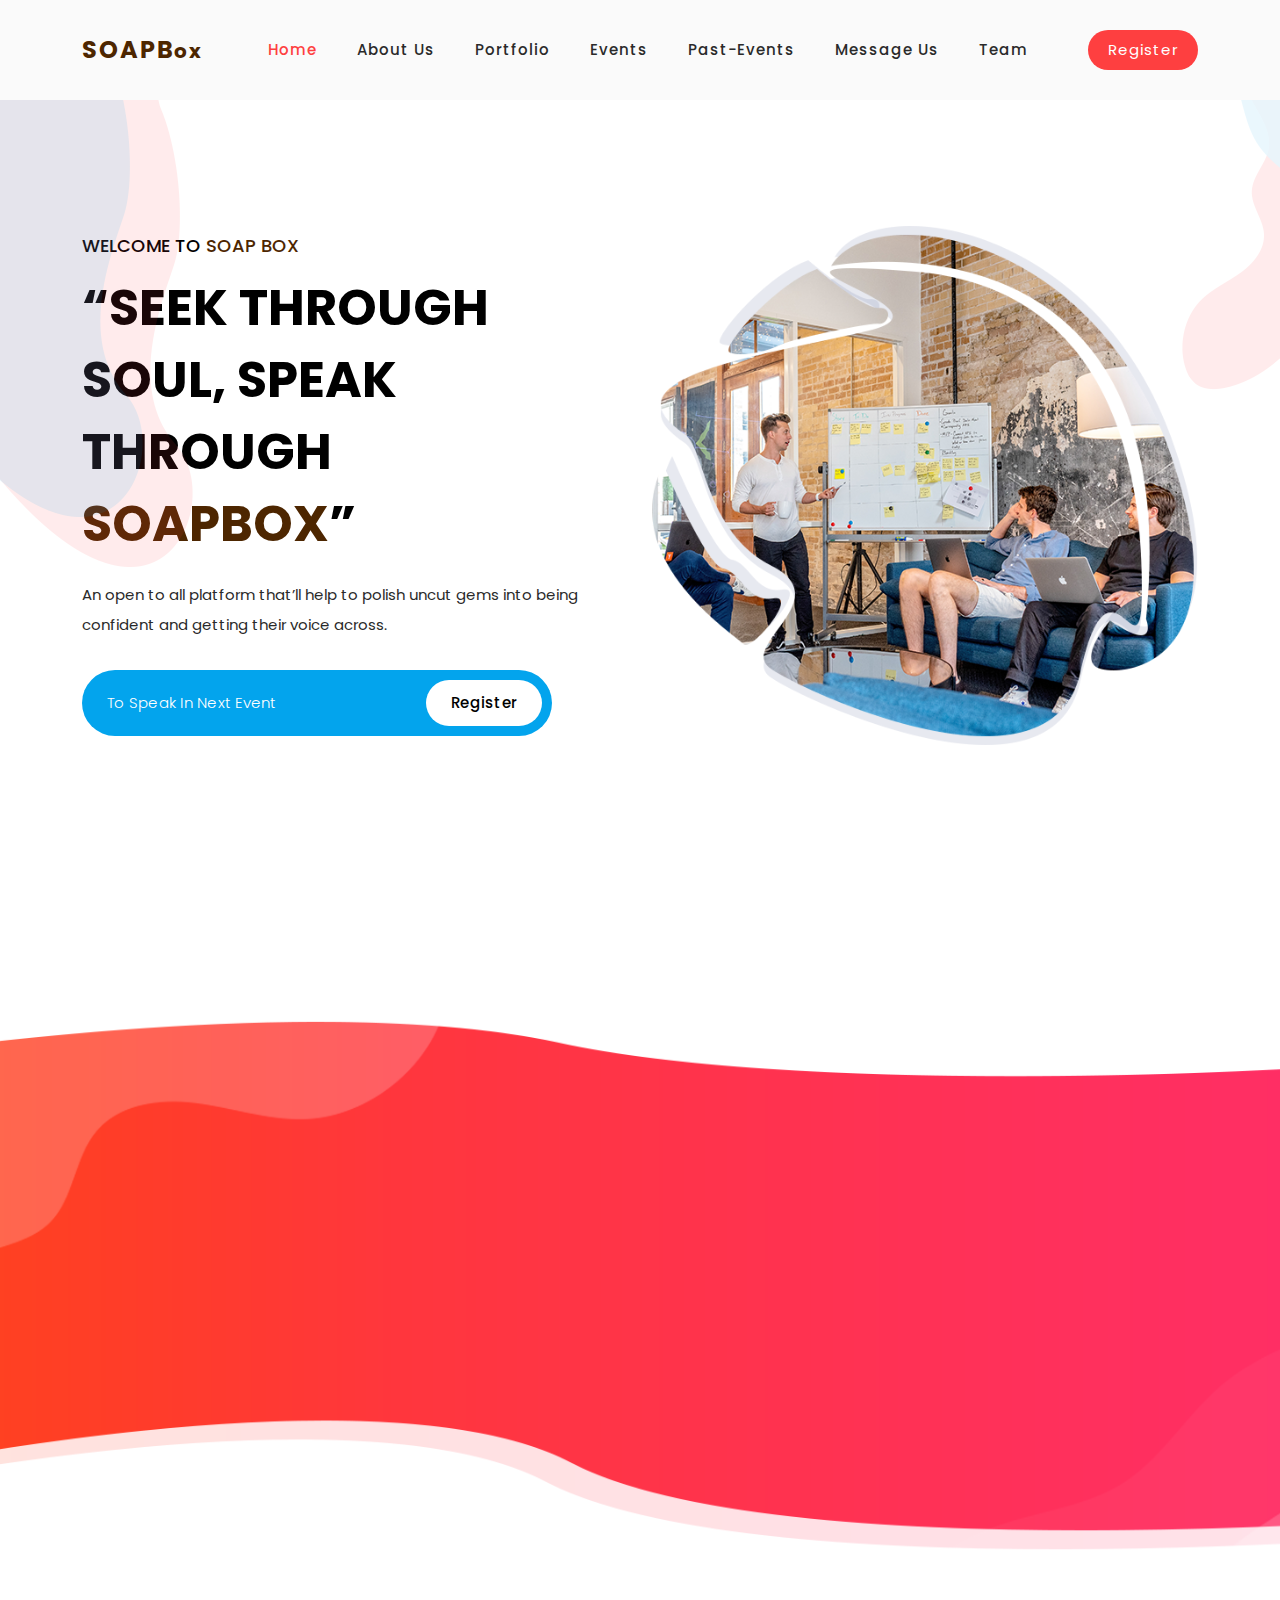
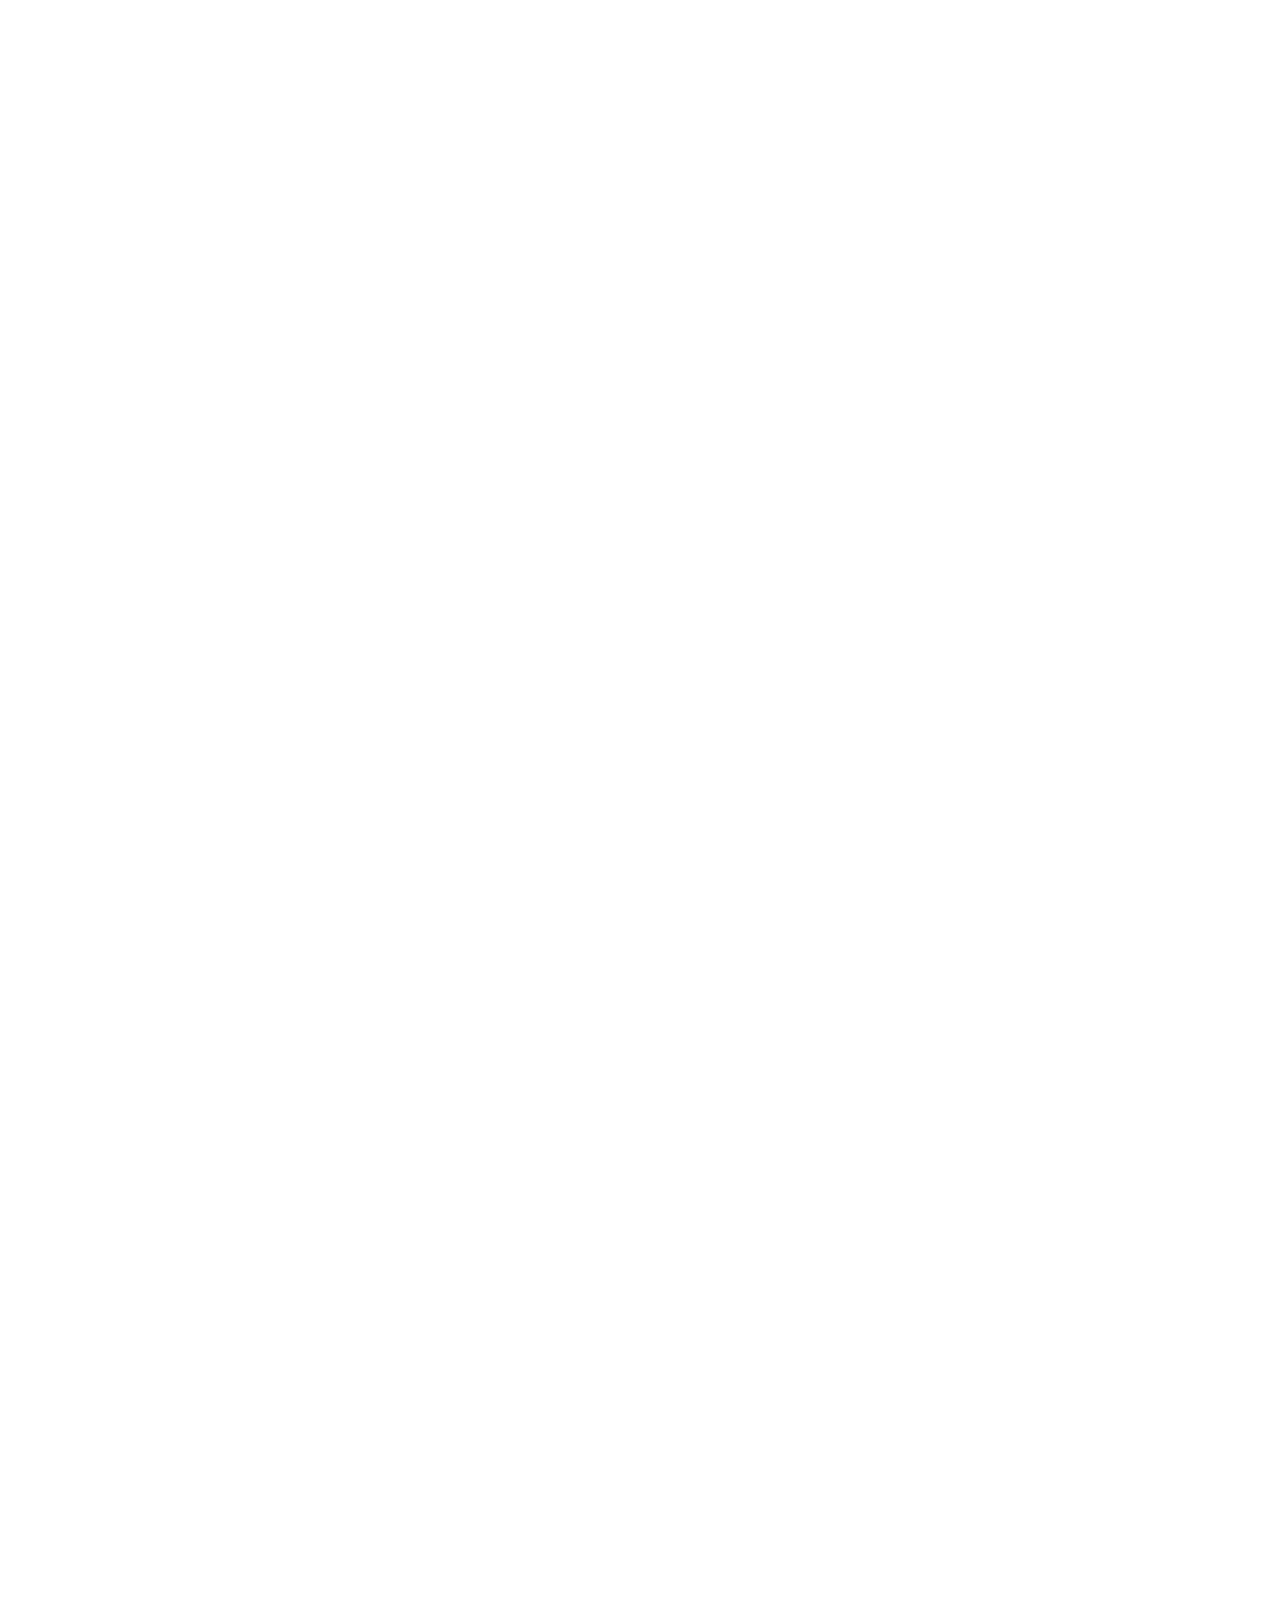
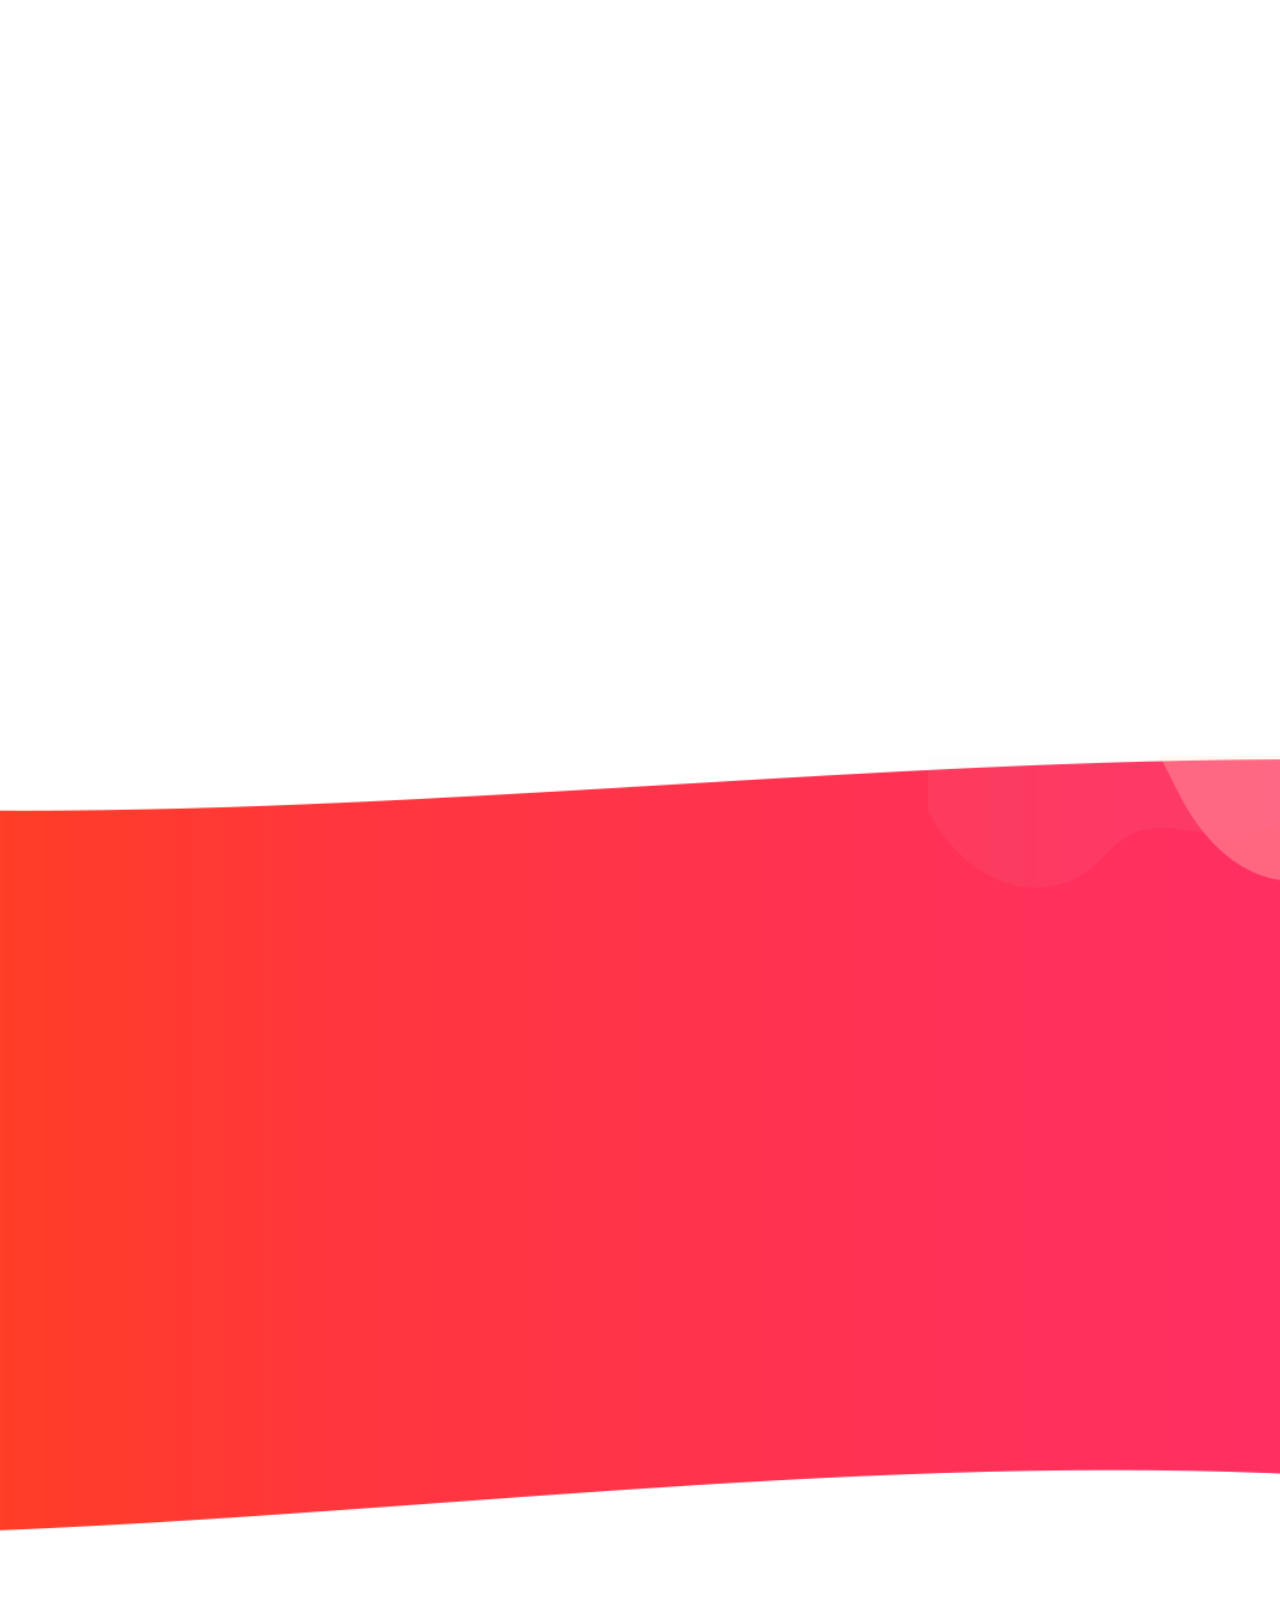
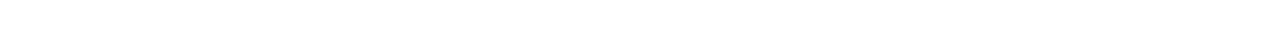
<file: index.html>
<!DOCTYPE html>
<html lang="en">

  <head>

    <meta charset="UTF-8">
    <meta name="viewport" content="width=device-width, initial-scale=1, shrink-to-fit=no">
    <meta name="description" content="">
    <meta name="author" content="">
    <link rel="preconnect" href="https://fonts.gstatic.com">
    <link href="https://fonts.googleapis.com/css2?family=Poppins:wght@100;200;300;400;500;600;700;800;900&display=swap" rel="stylesheet">
    <title>SOAP - BOX</title>

    <!-- Bootstrap core CSS -->
    <link href="vendor/bootstrap/css/bootstrap.min.css" rel="stylesheet">

    <!-- Additional CSS Files -->
    <link rel="stylesheet" href="assets/css/fontawesome.css">
    <link rel="stylesheet" href="assets/css/templatemo-space-dynamic.css">
    <link rel="stylesheet" href="assets/css/animated.css">
    <link rel="stylesheet" href="assets/css/owl.css">
    <link rel="stylesheet" href="">
<!--
    
TemplateMo 562 Space Dynamic

https://templatemo.com/tm-562-space-dynamic

-->
  </head>

<body>

  <!-- ***** Preloader Start ***** -->
  <div id="js-preloader" class="js-preloader">
    <div class="preloader-inner">
      <span class="dot"></span>
      <div class="dots">
        <span></span>
        <span></span>
        <span></span>
      </div>
    </div>
  </div>
  <!-- ***** Preloader End ***** -->

  <!-- ***** Header Area Start ***** -->
  <header class="header-area header-sticky wow slideInDown" data-wow-duration="0.75s" data-wow-delay="0s">
    <div class="container">
      <div class="row">
        <div class="col-12">
          <nav class="main-nav">
            <!-- ***** Logo Start ***** -->
            <a href="index.html" class="logo">
              <h4 style="color:#4d2600;">soapb<span style="color:#4d2600; font-size: smaller; text-transform: lowercase;">ox</span></h4>
            </a>
            <!-- ***** Logo End ***** -->
            <!-- ***** Menu Start ***** -->
            <ul class="nav">
              <li class="scroll-to-section"><a href="#top" class="active">Home</a></li>
              <li class="scroll-to-section"><a href="#about">About Us</a></li>
              <li class="scroll-to-section"><a href="#services">Portfolio</a></li>
              <li class="scroll-to-section"><a href="#portfolio">Events</a></li>
              <li class="scroll-to-section"><a href="#blog">Past-Events</a></li> 
              <li class="scroll-to-section"><a href="#contact">Message Us</a></li> 
              <li class="scroll-to-section"><a href="#">Team</a></li> 
              <li style="color: brown;" class="scroll-to-section"><div class="main-red-button"><a href="https://docs.google.com/forms/d/e/1FAIpQLSdUVKibESlkn_ur5lxtaaI09d0BLRHtwD4S9bTMsPA0YnGDHg/viewform">Register</a></div></li> 
            </ul>        
            <a class='menu-trigger'>
                <span>Menu</span>
            </a>
            <!-- ***** Menu End ***** -->
          </nav>
        </div>
      </div>
    </div>
  </header>
  <!-- ***** Header Area End ***** -->

  <div class="main-banner wow fadeIn" id="top" data-wow-duration="1s" data-wow-delay="0.5s">
    <div class="container">
      <div class="row">
        <div class="col-lg-12">
          <div class="row">
            <div class="col-lg-6 align-self-center">
              <div class="left-content header-text wow fadeInLeft" data-wow-duration="1s" data-wow-delay="1s">
                <h6 style="color: black;">Welcome to <span style="color: #4d2600;">Soap Box</span></h6>
                <h2 style="color: black;">“SEEK THROUGH <span style="color:black;">SOUL</span>, <span style="color:black ;">SPEAK</span> THROUGH <span style="color: #4d2600;">SOAPBOX</span>”</h2>
                <p>An open to all platform that’ll help to polish uncut gems into being confident and getting their voice across.</p>
                <form id="search" action="#" method="GET">
                  <fieldset>
                    <input type="text" name="address" class="email" placeholder="To Speak In Next Event" autocomplete="on" disabled>
                  </fieldset>
                  <fieldset>
                    <button  type="submit" class="main-button"><a style="color: black;" href="https://docs.google.com/forms/d/e/1FAIpQLSdUVKibESlkn_ur5lxtaaI09d0BLRHtwD4S9bTMsPA0YnGDHg/viewform">Register</a></button>
                  </fieldset>
                </form>
              </div>
            </div>
            <div class="col-lg-6">
              <div class="right-image wow fadeInRight" data-wow-duration="1s" data-wow-delay="0.5s">
                <img src="assets/images/banner-right-image.png" alt="team meeting">
              </div>
            </div>
          </div>
        </div>
      </div>
    </div>
  </div>

  <div id="about" class="about-us section">
    <div class="container">
      <div class="row">
        <div class="col-lg-4">
          <div class="left-image wow fadeIn" data-wow-duration="1s" data-wow-delay="0.2s">
            <img src="assets/images/about-left-image.png" alt="person graphic">
          </div>
        </div>
        <div class="col-lg-8 align-self-center">
          <div class="services">
            <div class="row">
              <div class="col-lg-6">
                <div class="item wow fadeIn" data-wow-duration="1s" data-wow-delay="0.5s">
                  <div class="icon">
                    <img src="assets/images/service-icon-01.png" alt="reporting">
                  </div>
                  <div class="right-text">
                    <h4>Venue</h4>
                    <p>We organize weekly events at the college hotspots like the Chinar, Canteens etc.</p>
                  </div>
                </div>
              </div>
              <div class="col-lg-6">
                <div class="item wow fadeIn" data-wow-duration="1s" data-wow-delay="0.7s">
                  <div class="icon">
                    <img src="assets/images/service-icon-02.png" alt="">
                  </div>
                  <div class="right-text">
                    <h4>Set up the Soapbox</h4>
                    <p>We’ll arrange a portable stage and sound system for our speakers.</p>
                  </div>
                </div>
              </div>
              <div class="col-lg-6">
                <div class="item wow fadeIn" data-wow-duration="1s" data-wow-delay="0.9s">
                  <div class="icon">
                    <img src="assets/images/service-icon-03.png" alt="">
                  </div>
                  <div class="right-text">
                    <h4>Get Engagement</h4>
                    <p>It's open for all to witness and engage in, moderated by our crowd control team.</p>
                  </div>
                </div>
              </div>
              <div class="col-lg-6">
                <div class="item wow fadeIn" data-wow-duration="1s" data-wow-delay="1.1s">
                  <div class="icon">
                    <img src="assets/images/service-icon-04.png" alt="">
                  </div>
                  <div class="right-text">
                    <h4>Eligibility</h4>
                    <p>Anyone(From NIT Srinagar)/Outsider(After approval of HSC & Management Dept)</p>
                  </div>
                </div>
              </div>
            </div>
          </div>
        </div>
      </div>
    </div>
  </div>

  <div id="services" class="our-services section">
    <div class="container">
      <div class="row">
        <div class="col-lg-6 align-self-center  wow fadeInLeft" data-wow-duration="1s" data-wow-delay="0.2s">
          <div class="left-image">
            <img src="assets/images/c41cd57e7ec0769d572601237b640b52-removebg-preview.png" alt="">
          </div>
        </div>
        <div class="col-lg-6 wow fadeInRight" data-wow-duration="1s" data-wow-delay="0.2s">
          <div class="section-heading">
            <h2>Department of Humanities, Social Sciences <span style="color: #4d2600;">&</span> Management <span style="color: #4d2600;">&amp;</span> Office of Dean Student Welfare</h2>
            <p>We are working under the guidance of the HSS department, for our content, etiquette and info.
              Our non-NITSRI speakers would be approved by Department of Humanities, Social Sciences & Management.
              </p>
            <p>Under the mentorship of the Office of DSW, we make sure all our events are organized with appropriate decorum and follow the college guidelines properly. </p>  
          </div>
        </div>
      </div>
    </div>
  </div>

  <div id="portfolio" class="our-portfolio section">
    <div class="container">
      <div class="row">
        <div class="col-lg-6 offset-lg-3">
          <div class="section-heading  wow bounceIn" data-wow-duration="1s" data-wow-delay="0.2s">
            <h2>See What Our Society Offers <span style="color: #4d2600;">&</span> What We Provide</h2>
          </div>
        </div>
      </div>
      <div class="row">
        <div class="col-lg-3 col-sm-6">
          <!-- <a href="#"> -->
            <div class="item wow bounceInUp" data-wow-duration="1s" data-wow-delay="0.3s">
              <div class="hidden-content">
                <h4>SOAPBox Casuals</h4>
                <p>A laid back experience after a tiring day of lectures</p>
              </div>
              <div class="showed-content">
                <img src="assets/images/mic1-removebg-preview.png" alt="">
              </div>
            </div>
          <!-- </a> -->
        </div>
        <div class="col-lg-3 col-sm-6">
          <!-- <a href="#"> -->
            <div class="item wow bounceInUp" data-wow-duration="1s" data-wow-delay="0.4s">
              <div class="hidden-content">
                <h4>SOAPBox Originals</h4>
                <p>Speeches and talks packed with a diversity of knowledge</p>
              </div>
              <div class="showed-content">
                <img src="assets/images/mic2-removebg-preview.png" alt="">
              </div>
            </div>
          <!-- </a> -->
        </div>
        <div class="col-lg-3 col-sm-6">
          <!-- <a href="#"> -->
            <div class="item wow bounceInUp" data-wow-duration="1s" data-wow-delay="0.5s">
              <div class="hidden-content">
                <h4>SOAPBox Anonymous</h4>
                <p>For our shy yet awesome speakers!</p>
              </div>
              <div class="showed-content">
                <img src="assets/images/mic3.png" alt="">
              </div>
            </div>
          <!-- </a> -->
        </div>
        <div class="col-lg-3 col-sm-6">
          <!-- <a href="#"> -->
            <div class="item wow bounceInUp" data-wow-duration="1s" data-wow-delay="0.6s">
              <div class="hidden-content">
                <h4>SOAPBox Arena</h4>
                <p>Our biannual festival! Better stay tuned</p>
              </div>
              <div class="showed-content">
                <img src="assets/images/mic4-removebg-preview.png" alt="">
              </div>
            </div>
          <!-- </a> -->
        </div>
      </div>
    </div>
  </div>

  <div id="blog" class="our-blog section">
    <div class="container">
      <div class="row">
        <div class="col-lg-6 wow fadeInDown" data-wow-duration="1s" data-wow-delay="0.25s">
          <div class="section-heading">
            <h2>Check out some of our <em style="color: #4d2600;">Previous Events</em></h2>
          </div>
        </div>
        <div class="col-lg-6 wow fadeInDown" data-wow-duration="1s" data-wow-delay="0.25s">
          <div class="top-dec">
            <img src="assets/images/sm_2efad18136c24c2f110ac98fd3d47b4f-removebg-preview.png" alt="">
          </div>
        </div>
      </div>
      <div class="row">
        <div class="col-lg-6 wow fadeInUp" data-wow-duration="1s" data-wow-delay="0.25s">
          <div class="left-image">
            <iframe width="560" height="315" src="https://www.youtube.com/embed/WZG3ku3jEV4" title="YouTube video player" frameborder="0" allow="accelerometer; autoplay; clipboard-write; encrypted-media; gyroscope; picture-in-picture" allowfullscreen></iframe>
            <div class="info">
              <div class="inner-content">
                <ul>
                  <li><i class="fa fa-calendar"></i> 07 Nov 2022</li>
                  <li><i class="fa fa-users"></i>Youtube</li>
                  <li><i class="fa fa-folder"></i> Event #1.0</li>
                </ul>
                <a href="#"><h4>SOAPBox Official Teaser </h4></a>
                <p>Soapbox brings to you the much awaited teaser . Would the character be able to free himself from the hands of stage phobia that grabs his throat voiceless ? 
                  Trailer coming soon !
                  Help Us Solving Mystery ;)</p>
                <div class="main-blue-button">
                  <a href="https://www.youtube.com/channel/UCxdkBZlaltOqUf6pQMWB0fA">Explore More</a>
                </div>
              </div>
            </div>
          </div>
        </div>
        <div class="col-lg-6 wow fadeInUp" data-wow-duration="1s" data-wow-delay="0.25s">
          <div class="right-list">
            <ul>
              <li>
                <div class="left-content align-self-center">
                  <span><i class="fa fa-calendar"></i> 18 Mar 2021</span>
                  <a href="#"><h4>Event #1.3 Heading Belongs Here</h4></a>
                  <p>Lorem ipsum dolor sit amsecteturii and sed doer ket eismod...</p>
                </div>
                <div class="right-image">
                  <a href="#"><img src="assets/images/event13.jpg" alt=""></a>
                </div>
              </li>
              <li>
                <div class="left-content align-self-center">
                  <span><i class="fa fa-calendar"></i> 14 Mar 2021</span>
                  <a href="#"><h4>Event #1.2 Heading Belongs Here</h4></a>
                  <p>Lorem ipsum dolor sit amsecteturii and sed doer ket eismod...</p>
                </div>
                <div class="right-image">
                  <a href="#"><img src="assets/images/event12.jpg" alt=""></a>
                </div>
              </li>
              <li>
                <div class="left-content align-self-center">
                  <span><i class="fa fa-calendar"></i> 06 Mar 2021</span>
                  <a href="#"><h4>Event #1.1 Heading Belongs Here</h4></a>
                  <p>Lorem ipsum dolor sit amsecteturii and sed doer ket eismod...</p>
                </div>
                <div class="right-image">
                  <a href="#"><img src="assets/images/soapboxLogo.jpeg" alt=""></a>
                </div>
              </li>
            </ul>
          </div>
        </div>
      </div>
    </div>
  </div>

  <div id="contact" class="contact-us section">
    <div class="container">
      <div class="row">
        <div class="col-lg-6 align-self-center wow fadeInLeft" data-wow-duration="0.5s" data-wow-delay="0.25s">
          <div class="section-heading">
            <h2>Feel Free To Send Us a Message About Anything !</h2>
            <p>Any suggestions will be appreciated !</p>
            <div class="phone-info">
              <h4>For any enquiry, Call Us: <span><i class="fa fa-phone"></i> <a href="#">010-020-0340</a></span></h4>
            </div>
          </div>
        </div>
        <div class="col-lg-6 wow fadeInRight" data-wow-duration="0.5s" data-wow-delay="0.25s">
          <form id="contact" action="mailto:information@soapbox.co.in" method="post">
            <div class="row">
              <div class="col-lg-6">
                <fieldset>
                  <input type="name" name="name" id="name" placeholder="Name" autocomplete="on" required>
                </fieldset>
              </div>
              <div class="col-lg-6">
                <fieldset>
                  <input type="surname" name="surname" id="surname" placeholder="Surname" autocomplete="on" required>
                </fieldset>
              </div>
              <div class="col-lg-12">
                <fieldset>
                  <input type="text" name="email" id="email" pattern="[^ @]*@[^ @]*" placeholder="Your Email" required="">
                </fieldset>
              </div>
              <div class="col-lg-12">
                <fieldset>
                  <textarea name="message" type="text" class="form-control" id="message" placeholder="Message" required=""></textarea>  
                </fieldset>
              </div>
              <div class="col-lg-12">
                <fieldset>
                  <button type="submit" id="form-submit" class="main-button ">Send Message</button>
                </fieldset>
              </div>
            </div>
            <div class="contact-dec">
              <img src="assets/images/contact-decoration.png" alt="">
            </div>
          </form>
        </div>
      </div>
    </div>
  </div>
  <footer>
    <div class="container">
      <div class="row">
        <div class="col-lg-12 wow fadeIn" data-wow-duration="1s" data-wow-delay="0.25s">
          <p>© Copyright 2022 Soap Box Co. All Rights Reserved. 
        </div>
      </div>
    </div>
  </footer>
  
  <!-- Scripts -->
  <script src="vendor/jquery/jquery.min.js"></script>
  <script src="vendor/bootstrap/js/bootstrap.bundle.min.js"></script>
  <script src="assets/js/owl-carousel.js"></script>
  <script src="assets/js/animation.js"></script>
  <script src="assets/js/imagesloaded.js"></script>
  <script src="assets/js/templatemo-custom.js"></script>

</body>
</html>
</file>
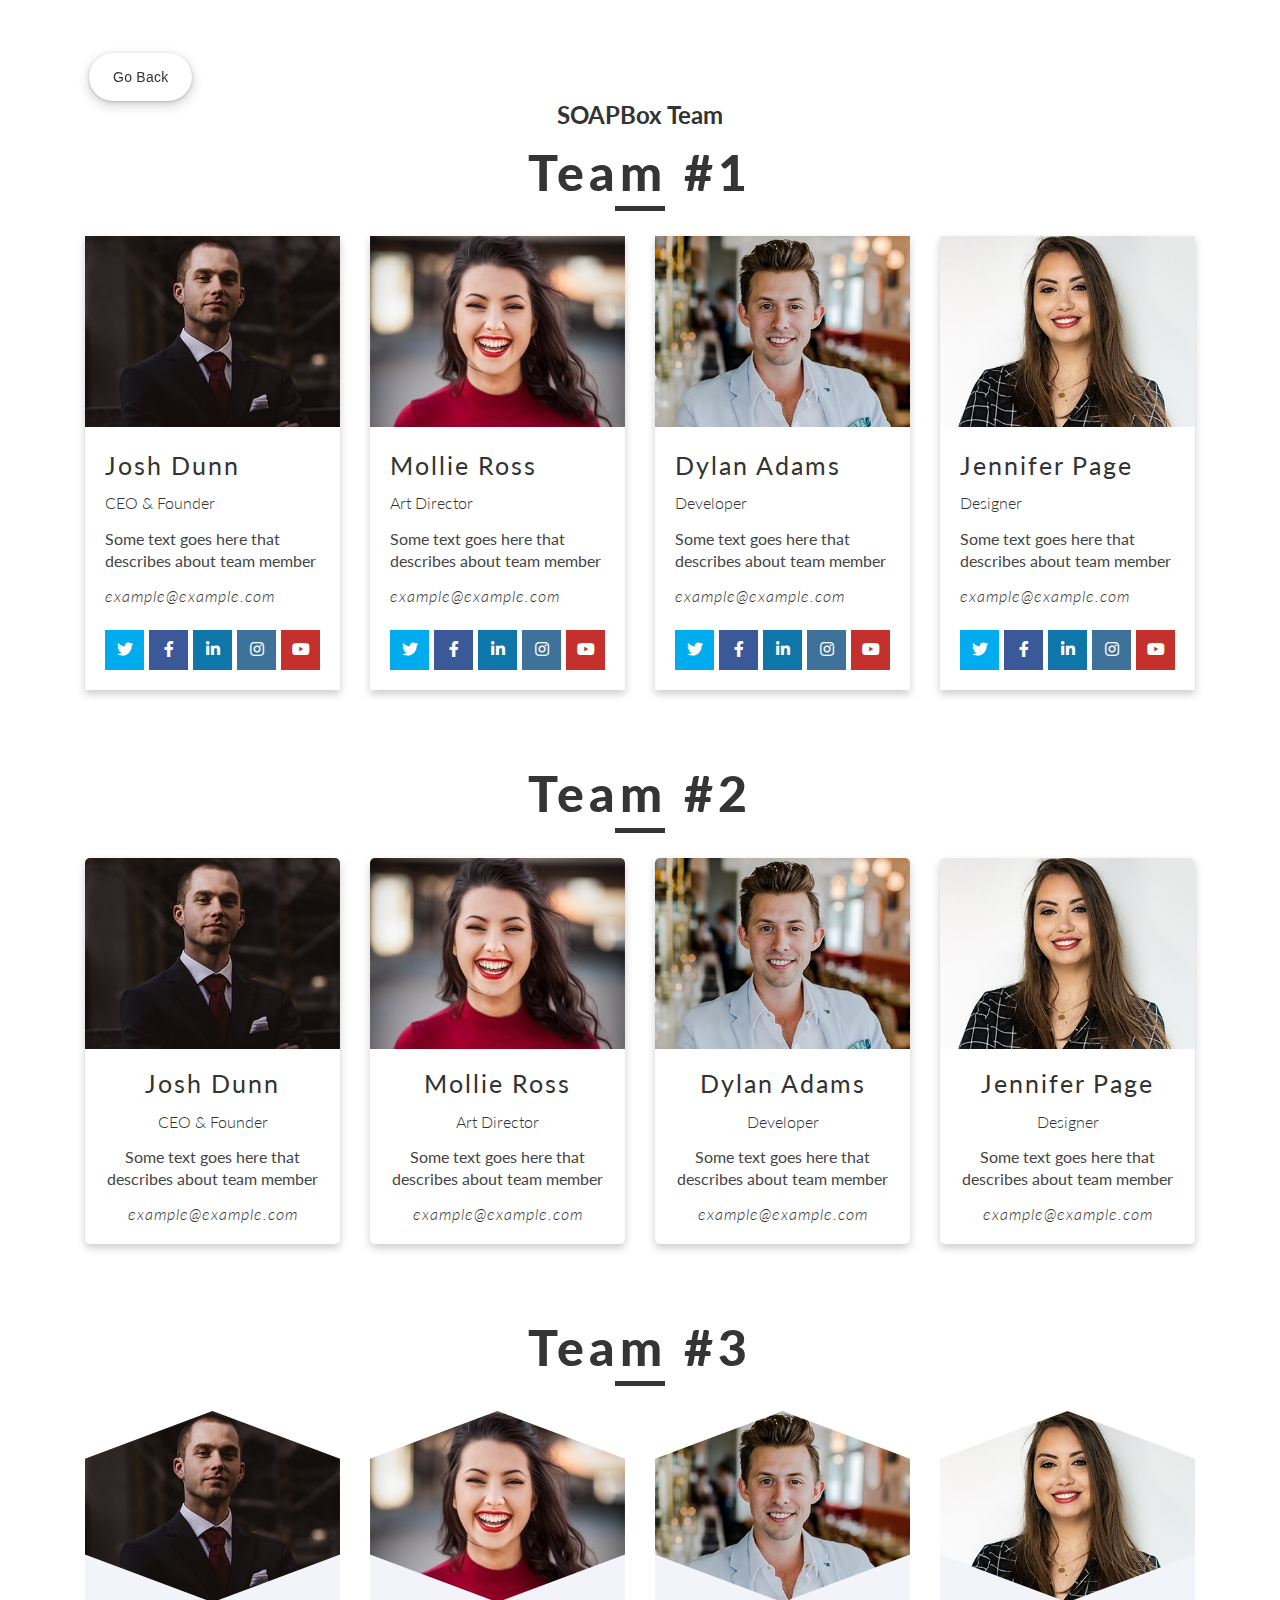
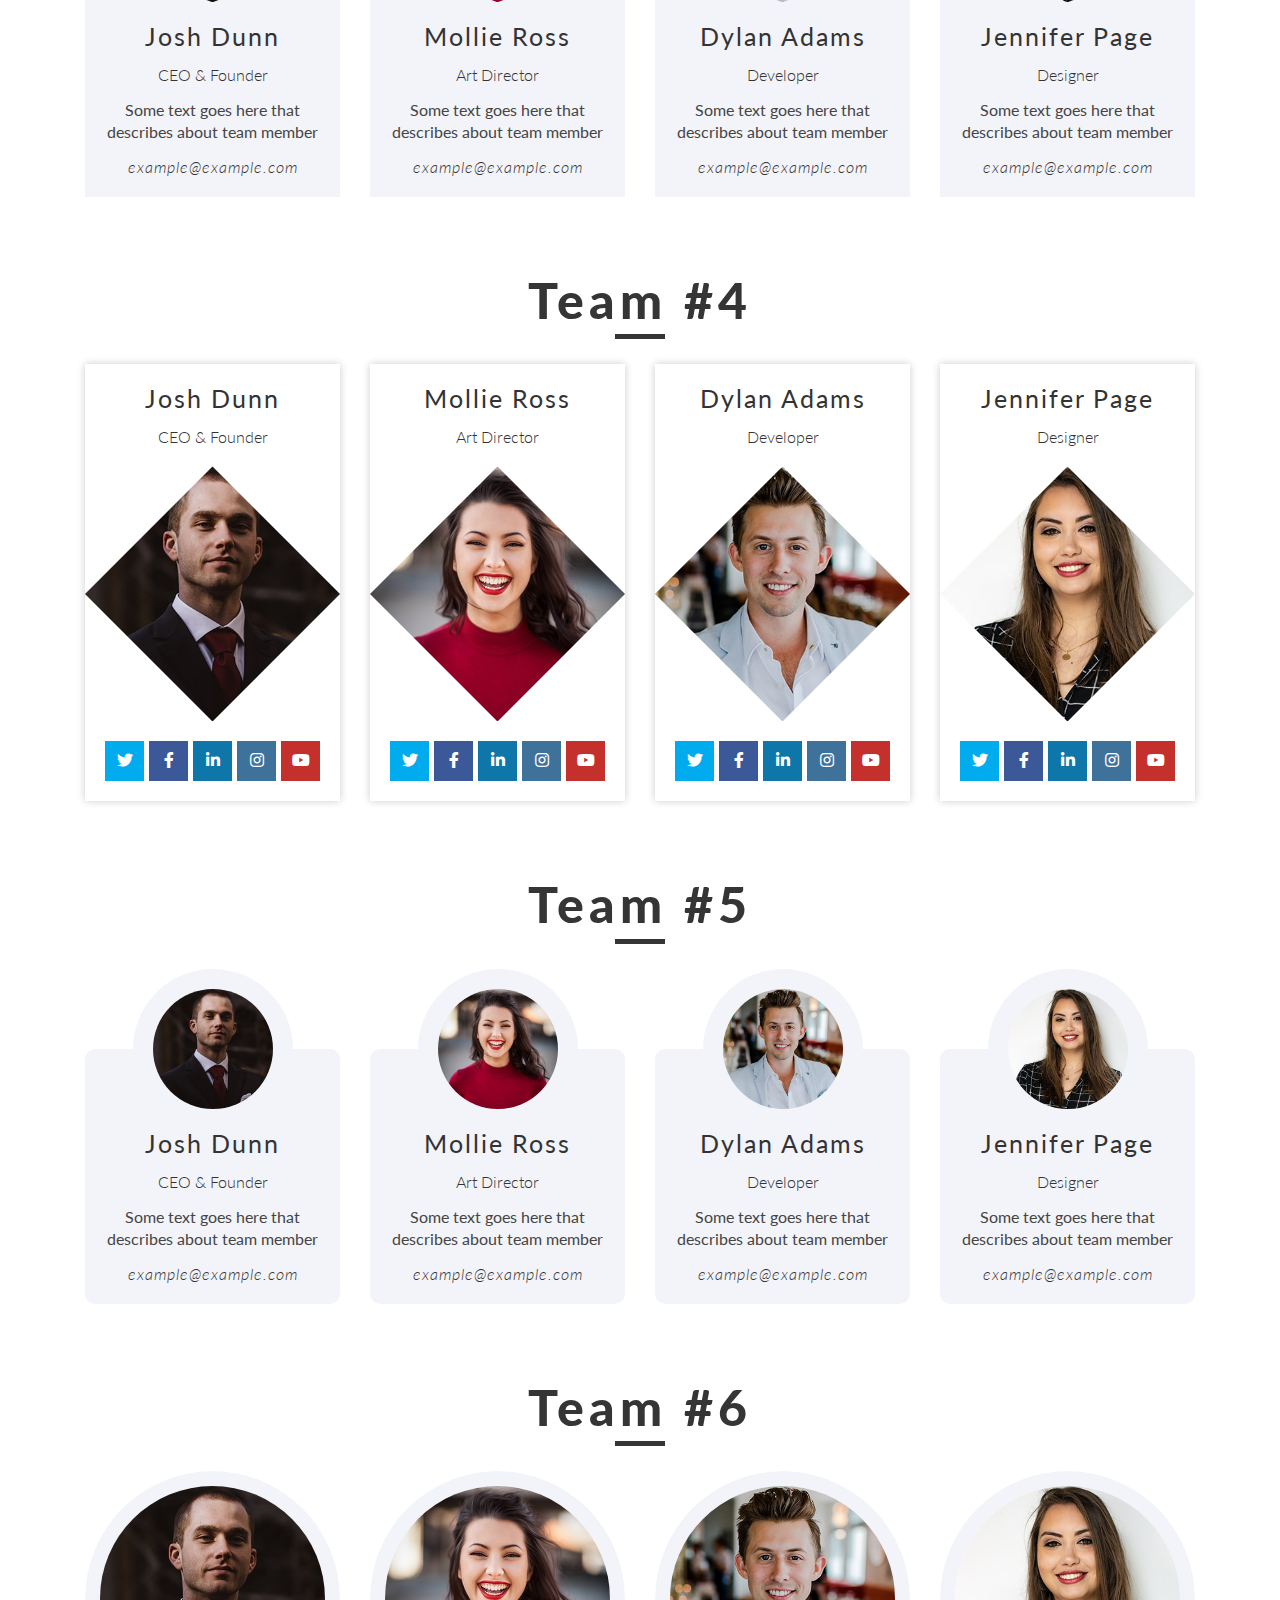
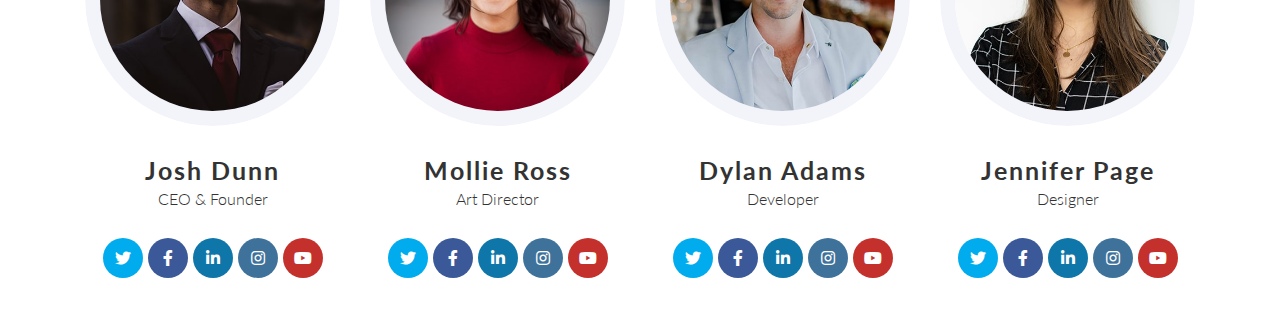
<file: assets/teamPage/index.html>
<!DOCTYPE html>
<html lang="en">
    <head>
        <meta charset="utf-8">
        <title>SOAPBox Team</title>
        <meta content="width=device-width, initial-scale=1.0" name="viewport">
        <meta content="Our Team Page HTML Template" name="keywords">
        <meta content="Our Team Page HTML Template" name="description">

        <!-- Favicon -->
        <link href="img/favicon.ico" rel="icon">

        <!-- Google Fonts -->
        <link href="https://fonts.googleapis.com/css?family=Lato:300,400,700,900&display=swap" rel="stylesheet">
        
        <!-- Font Awesome -->
        <link href="https://cdnjs.cloudflare.com/ajax/libs/font-awesome/5.10.0/css/all.min.css" rel="stylesheet">

        <!-- Template Style sheet -->
        <link href="css/style.css" rel="stylesheet">
        <link rel="stylesheet" href="css/button.css">
    </head>

    <body>
        <!-- Team #1 Start -->
        <div class="container">
            <div class="section-title">
                <button class="button-17" role="button"><a href="../../index.html">Go Back</a></button>
				<h2>SOAPBox Team</h2>
                <h1>Team #1</h1>
            </div>
            <div class="row">
                <div class="column">
                    <div class="team-1">
                        <div class="team-img">
                            <img src="img/team-2-1.jpg" alt="Team Image">
                        </div>
                        <div class="team-content">
                            <h2>Josh Dunn</h2>
                            <h3>CEO &amp; Founder</h3>
                            <p>Some text goes here that describes about team member</p>
                            <h4>example@example.com</h4>
                            <div class="team-social">
                                <a class="social-tw" href=""><i class="fab fa-twitter"></i></a>
                                <a class="social-fb" href=""><i class="fab fa-facebook-f"></i></a>
                                <a class="social-li" href=""><i class="fab fa-linkedin-in"></i></a>
                                <a class="social-in" href=""><i class="fab fa-instagram"></i></a>
                                <a class="social-yt" href=""><i class="fab fa-youtube"></i></a>
                            </div>
                        </div>
                    </div>
                </div>
                <div class="column">
                    <div class="team-1">
                        <div class="team-img">
                            <img src="img/team-2-2.jpg" alt="Team Image">
                        </div>
                        <div class="team-content">
                            <h2>Mollie Ross</h2>
                            <h3>Art Director</h3>
                            <p>Some text goes here that describes about team member</p>
                            <h4>example@example.com</h4>
                            <div class="team-social">
                                <a class="social-tw" href=""><i class="fab fa-twitter"></i></a>
                                <a class="social-fb" href=""><i class="fab fa-facebook-f"></i></a>
                                <a class="social-li" href=""><i class="fab fa-linkedin-in"></i></a>
                                <a class="social-in" href=""><i class="fab fa-instagram"></i></a>
                                <a class="social-yt" href=""><i class="fab fa-youtube"></i></a>
                            </div>
                        </div>
                    </div>
                </div>
                <div class="column">
                    <div class="team-1">
                        <div class="team-img">
                            <img src="img/team-2-3.jpg" alt="Team Image">
                        </div>
                        <div class="team-content">
                            <h2>Dylan Adams</h2>
                            <h3>Developer</h3>
                            <p>Some text goes here that describes about team member</p>
                            <h4>example@example.com</h4>
                            <div class="team-social">
                                <a class="social-tw" href=""><i class="fab fa-twitter"></i></a>
                                <a class="social-fb" href=""><i class="fab fa-facebook-f"></i></a>
                                <a class="social-li" href=""><i class="fab fa-linkedin-in"></i></a>
                                <a class="social-in" href=""><i class="fab fa-instagram"></i></a>
                                <a class="social-yt" href=""><i class="fab fa-youtube"></i></a>
                            </div>
                        </div>
                    </div>
                </div>
                <div class="column">
                    <div class="team-1">
                        <div class="team-img">
                            <img src="img/team-2-4.jpg" alt="Team Image">
                        </div>
                        <div class="team-content">
                            <h2>Jennifer Page</h2>
                            <h3>Designer</h3>
                            <p>Some text goes here that describes about team member</p>
                            <h4>example@example.com</h4>
                            <div class="team-social">
                                <a class="social-tw" href=""><i class="fab fa-twitter"></i></a>
                                <a class="social-fb" href=""><i class="fab fa-facebook-f"></i></a>
                                <a class="social-li" href=""><i class="fab fa-linkedin-in"></i></a>
                                <a class="social-in" href=""><i class="fab fa-instagram"></i></a>
                                <a class="social-yt" href=""><i class="fab fa-youtube"></i></a>
                            </div>
                        </div>
                    </div>
                </div>
            </div> 
        </div>
        <!-- Team #1 End -->
        
        
        <!-- Team #2 Start -->
        <div class="container">
            <div class="section-title">
                <h1>Team #2</h1>
            </div>
            <div class="row">
                <div class="column">
                    <div class="team-2">
                        <div class="team-img">
                            <img src="img/team-2-1.jpg" alt="Team Image">
                            <div class="team-social">
                                <a class="social-tw" href=""><i class="fab fa-twitter"></i></a>
                                <a class="social-fb" href=""><i class="fab fa-facebook-f"></i></a>
                                <a class="social-li" href=""><i class="fab fa-linkedin-in"></i></a>
                                <a class="social-in" href=""><i class="fab fa-instagram"></i></a>
                                <a class="social-yt" href=""><i class="fab fa-youtube"></i></a>
                            </div>
                        </div>
                        <div class="team-content">
                            <h2>Josh Dunn</h2>
                            <h3>CEO &amp; Founder</h3>
                            <p>Some text goes here that describes about team member</p>
                            <h4>example@example.com</h4>
                        </div>
                    </div>
                </div>
                <div class="column">
                    <div class="team-2">
                        <div class="team-img">
                            <img src="img/team-2-2.jpg" alt="Team Image">
                            <div class="team-social">
                                <a class="social-tw" href=""><i class="fab fa-twitter"></i></a>
                                <a class="social-fb" href=""><i class="fab fa-facebook-f"></i></a>
                                <a class="social-li" href=""><i class="fab fa-linkedin-in"></i></a>
                                <a class="social-in" href=""><i class="fab fa-instagram"></i></a>
                                <a class="social-yt" href=""><i class="fab fa-youtube"></i></a>
                            </div>
                        </div>
                        <div class="team-content">
                            <h2>Mollie Ross</h2>
                            <h3>Art Director</h3>
                            <p>Some text goes here that describes about team member</p>
                            <h4>example@example.com</h4>
                        </div>
                    </div>
                </div>
                <div class="column">
                    <div class="team-2">
                        <div class="team-img">
                            <img src="img/team-2-3.jpg" alt="Team Image">
                            <div class="team-social">
                                <a class="social-tw" href=""><i class="fab fa-twitter"></i></a>
                                <a class="social-fb" href=""><i class="fab fa-facebook-f"></i></a>
                                <a class="social-li" href=""><i class="fab fa-linkedin-in"></i></a>
                                <a class="social-in" href=""><i class="fab fa-instagram"></i></a>
                                <a class="social-yt" href=""><i class="fab fa-youtube"></i></a>
                            </div>
                        </div>
                        <div class="team-content">
                            <h2>Dylan Adams</h2>
                            <h3>Developer</h3>
                            <p>Some text goes here that describes about team member</p>
                            <h4>example@example.com</h4>
                        </div>
                    </div>
                </div>
                <div class="column">
                    <div class="team-2">
                        <div class="team-img">
                            <img src="img/team-2-4.jpg" alt="Team Image">
                            <div class="team-social">
                                <a class="social-tw" href=""><i class="fab fa-twitter"></i></a>
                                <a class="social-fb" href=""><i class="fab fa-facebook-f"></i></a>
                                <a class="social-li" href=""><i class="fab fa-linkedin-in"></i></a>
                                <a class="social-in" href=""><i class="fab fa-instagram"></i></a>
                                <a class="social-yt" href=""><i class="fab fa-youtube"></i></a>
                            </div>
                        </div>
                        <div class="team-content">
                            <h2>Jennifer Page</h2>
                            <h3>Designer</h3>
                            <p>Some text goes here that describes about team member</p>
                            <h4>example@example.com</h4>
                        </div>
                    </div>
                </div>
            </div> 
        </div>
        <!-- Team #2 End -->
        
        
        <!-- Team #3 Start -->
        <div class="container">
            <div class="section-title">
                <h1>Team #3</h1>
            </div>
            <div class="row">
                <div class="column">
                    <div class="team-3">
                        <div class="team-img">
                            <img src="img/team-2-1.jpg" alt="Team Image">
                            <div class="team-social">
                                <a class="social-tw" href=""><i class="fab fa-twitter"></i></a>
                                <a class="social-fb" href=""><i class="fab fa-facebook-f"></i></a>
                                <a class="social-li" href=""><i class="fab fa-linkedin-in"></i></a>
                                <a class="social-in" href=""><i class="fab fa-instagram"></i></a>
                                <a class="social-yt" href=""><i class="fab fa-youtube"></i></a>
                            </div>
                        </div>
                        <div class="team-content">
                            <h2>Josh Dunn</h2>
                            <h3>CEO &amp; Founder</h3>
                            <p>Some text goes here that describes about team member</p>
                            <h4>example@example.com</h4>
                        </div>
                    </div>
                </div>
                <div class="column">
                    <div class="team-3">
                        <div class="team-img">
                            <img src="img/team-2-2.jpg" alt="Team Image">
                            <div class="team-social">
                                <a class="social-tw" href=""><i class="fab fa-twitter"></i></a>
                                <a class="social-fb" href=""><i class="fab fa-facebook-f"></i></a>
                                <a class="social-li" href=""><i class="fab fa-linkedin-in"></i></a>
                                <a class="social-in" href=""><i class="fab fa-instagram"></i></a>
                                <a class="social-yt" href=""><i class="fab fa-youtube"></i></a>
                            </div>
                        </div>
                        <div class="team-content">
                            <h2>Mollie Ross</h2>
                            <h3>Art Director</h3>
                            <p>Some text goes here that describes about team member</p>
                            <h4>example@example.com</h4>
                        </div>
                    </div>
                </div>
                <div class="column">
                    <div class="team-3">
                        <div class="team-img">
                            <img src="img/team-2-3.jpg" alt="Team Image">
                            <div class="team-social">
                                <a class="social-tw" href=""><i class="fab fa-twitter"></i></a>
                                <a class="social-fb" href=""><i class="fab fa-facebook-f"></i></a>
                                <a class="social-li" href=""><i class="fab fa-linkedin-in"></i></a>
                                <a class="social-in" href=""><i class="fab fa-instagram"></i></a>
                                <a class="social-yt" href=""><i class="fab fa-youtube"></i></a>
                            </div>
                        </div>
                        <div class="team-content">
                            <h2>Dylan Adams</h2>
                            <h3>Developer</h3>
                            <p>Some text goes here that describes about team member</p>
                            <h4>example@example.com</h4>
                        </div>
                    </div>
                </div>
                <div class="column">
                    <div class="team-3">
                        <div class="team-img">
                            <img src="img/team-2-4.jpg" alt="Team Image">
                            <div class="team-social">
                                <a class="social-tw" href=""><i class="fab fa-twitter"></i></a>
                                <a class="social-fb" href=""><i class="fab fa-facebook-f"></i></a>
                                <a class="social-li" href=""><i class="fab fa-linkedin-in"></i></a>
                                <a class="social-in" href=""><i class="fab fa-instagram"></i></a>
                                <a class="social-yt" href=""><i class="fab fa-youtube"></i></a>
                            </div>
                        </div>
                        <div class="team-content">
                            <h2>Jennifer Page</h2>
                            <h3>Designer</h3>
                            <p>Some text goes here that describes about team member</p>
                            <h4>example@example.com</h4>
                        </div>
                    </div>
                </div>
            </div> 
        </div>
        <!-- Team #3 End -->
        
        
        <!-- Team #4 Start -->
        <div class="container">
            <div class="section-title">
                <h1>Team #4</h1>
            </div>
            <div class="row">
                <div class="column">
                    <div class="team-4">
                        <div class="team-content">
                            <h2>Josh Dunn</h2>
                            <h3>CEO &amp; Founder</h3>
                        </div>
                        <div class="team-img">
                            <img src="img/team-1-1.jpg" alt="Team Image">
                            <div class="team-content">
                                <p>Some text goes here that describes about team member</p>
                            </div>
                        </div>
                        <div class="team-content">
                            <div class="team-social">
                                <a class="social-tw" href=""><i class="fab fa-twitter"></i></a>
                                <a class="social-fb" href=""><i class="fab fa-facebook-f"></i></a>
                                <a class="social-li" href=""><i class="fab fa-linkedin-in"></i></a>
                                <a class="social-in" href=""><i class="fab fa-instagram"></i></a>
                                <a class="social-yt" href=""><i class="fab fa-youtube"></i></a>
                            </div>
                        </div>
                    </div>
                </div>
                <div class="column">
                    <div class="team-4">
                        <div class="team-content">
                            <h2>Mollie Ross</h2>
                            <h3>Art Director</h3>
                        </div>
                        <div class="team-img">
                            <img src="img/team-1-2.jpg" alt="Team Image">
                            <div class="team-content">
                                <p>Some text goes here that describes about team member</p>
                            </div>
                        </div>
                        <div class="team-content">
                            <div class="team-social">
                                <a class="social-tw" href=""><i class="fab fa-twitter"></i></a>
                                <a class="social-fb" href=""><i class="fab fa-facebook-f"></i></a>
                                <a class="social-li" href=""><i class="fab fa-linkedin-in"></i></a>
                                <a class="social-in" href=""><i class="fab fa-instagram"></i></a>
                                <a class="social-yt" href=""><i class="fab fa-youtube"></i></a>
                            </div>
                        </div>
                    </div>
                </div>
                <div class="column">
                    <div class="team-4">
                        <div class="team-content">
                            <h2>Dylan Adams</h2>
                            <h3>Developer</h3>
                        </div>
                        <div class="team-img">
                            <img src="img/team-1-3.jpg" alt="Team Image">
                            <div class="team-content">
                                <p>Some text goes here that describes about team member</p>
                            </div>
                        </div>
                        <div class="team-content">
                            <div class="team-social">
                                <a class="social-tw" href=""><i class="fab fa-twitter"></i></a>
                                <a class="social-fb" href=""><i class="fab fa-facebook-f"></i></a>
                                <a class="social-li" href=""><i class="fab fa-linkedin-in"></i></a>
                                <a class="social-in" href=""><i class="fab fa-instagram"></i></a>
                                <a class="social-yt" href=""><i class="fab fa-youtube"></i></a>
                            </div>
                        </div>
                    </div>
                </div>
                <div class="column">
                    <div class="team-4">
                        <div class="team-content">
                            <h2>Jennifer Page</h2>
                            <h3>Designer</h3>
                        </div>
                        <div class="team-img">
                            <img src="img/team-1-4.jpg" alt="Team Image">
                            <div class="team-content">
                                <p>Some text goes here that describes about team member</p>
                            </div>
                        </div>
                        <div class="team-content">
                            <div class="team-social">
                                <a class="social-tw" href=""><i class="fab fa-twitter"></i></a>
                                <a class="social-fb" href=""><i class="fab fa-facebook-f"></i></a>
                                <a class="social-li" href=""><i class="fab fa-linkedin-in"></i></a>
                                <a class="social-in" href=""><i class="fab fa-instagram"></i></a>
                                <a class="social-yt" href=""><i class="fab fa-youtube"></i></a>
                            </div>
                        </div>
                    </div>
                </div>
            </div> 
        </div>
        <!-- Team #4 End -->
        
        
        <!-- Team #5 Start -->
        <div class="container">
            <div class="section-title">
                <h1>Team #5</h1>
            </div>
            <div class="row">
                <div class="column">
                    <div class="team-5">
                        <div class="team-img">
                            <img src="img/team-1-1.jpg" alt="Team Image">
                        </div>
                        <div class="team-content">
                            <h2>Josh Dunn</h2>
                            <h3>CEO &amp; Founder</h3>
                            <p>Some text goes here that describes about team member</p>
                            <h4>example@example.com</h4>
                        </div>
                        <div class="team-social">
                            <a class="social-tw" href=""><i class="fab fa-twitter"></i></a>
                            <a class="social-fb" href=""><i class="fab fa-facebook-f"></i></a>
                            <a class="social-li" href=""><i class="fab fa-linkedin-in"></i></a>
                            <a class="social-in" href=""><i class="fab fa-instagram"></i></a>
                            <a class="social-yt" href=""><i class="fab fa-youtube"></i></a>
                        </div>
                    </div>
                </div>
                <div class="column">
                    <div class="team-5">
                        <div class="team-img">
                            <img src="img/team-1-2.jpg" alt="Team Image">
                        </div>
                        <div class="team-content">
                            <h2>Mollie Ross</h2>
                            <h3>Art Director</h3>
                            <p>Some text goes here that describes about team member</p>
                            <h4>example@example.com</h4>
                        </div>
                        <div class="team-social">
                            <a class="social-tw" href=""><i class="fab fa-twitter"></i></a>
                            <a class="social-fb" href=""><i class="fab fa-facebook-f"></i></a>
                            <a class="social-li" href=""><i class="fab fa-linkedin-in"></i></a>
                            <a class="social-in" href=""><i class="fab fa-instagram"></i></a>
                            <a class="social-yt" href=""><i class="fab fa-youtube"></i></a>
                        </div>
                    </div>
                </div>
                <div class="column">
                    <div class="team-5">
                        <div class="team-img">
                            <img src="img/team-1-3.jpg" alt="Team Image">
                        </div>
                        <div class="team-content">
                            <h2>Dylan Adams</h2>
                            <h3>Developer</h3>
                            <p>Some text goes here that describes about team member</p>
                            <h4>example@example.com</h4>
                        </div>
                        <div class="team-social">
                            <a class="social-tw" href=""><i class="fab fa-twitter"></i></a>
                            <a class="social-fb" href=""><i class="fab fa-facebook-f"></i></a>
                            <a class="social-li" href=""><i class="fab fa-linkedin-in"></i></a>
                            <a class="social-in" href=""><i class="fab fa-instagram"></i></a>
                            <a class="social-yt" href=""><i class="fab fa-youtube"></i></a>
                        </div>
                    </div>
                </div>
                <div class="column">
                    <div class="team-5">
                        <div class="team-img">
                            <img src="img/team-1-4.jpg" alt="Team Image">
                        </div>
                        <div class="team-content">
                            <h2>Jennifer Page</h2>
                            <h3>Designer</h3>
                            <p>Some text goes here that describes about team member</p>
                            <h4>example@example.com</h4>
                        </div>
                        <div class="team-social">
                            <a class="social-tw" href=""><i class="fab fa-twitter"></i></a>
                            <a class="social-fb" href=""><i class="fab fa-facebook-f"></i></a>
                            <a class="social-li" href=""><i class="fab fa-linkedin-in"></i></a>
                            <a class="social-in" href=""><i class="fab fa-instagram"></i></a>
                            <a class="social-yt" href=""><i class="fab fa-youtube"></i></a>
                        </div>
                    </div>
                </div>
            </div> 
        </div>
        <!-- Team #5 End -->
        
        
        <!-- Team #6 Start -->
        <div class="container">
            <div class="section-title">
                <h1>Team #6</h1>
            </div>
            <div class="row">
                <div class="column">
                    <div class="team-6">
                        <div class="team-img">
                            <img src="img/team-1-1.jpg" alt="Team Image">
                        </div>
                        <div class="team-content">
                            <h2>Josh Dunn</h2>
                            <h3>CEO &amp; Founder</h3>
                            <div class="team-social">
                                <a class="social-tw" href=""><i class="fab fa-twitter"></i></a>
                                <a class="social-fb" href=""><i class="fab fa-facebook-f"></i></a>
                                <a class="social-li" href=""><i class="fab fa-linkedin-in"></i></a>
                                <a class="social-in" href=""><i class="fab fa-instagram"></i></a>
                                <a class="social-yt" href=""><i class="fab fa-youtube"></i></a>
                            </div>
                        </div>
                    </div>
                </div>
                <div class="column">
                    <div class="team-6">
                        <div class="team-img">
                            <img src="img/team-1-2.jpg" alt="Team Image">
                        </div>
                        <div class="team-content">
                            <h2>Mollie Ross</h2>
                            <h3>Art Director</h3>
                            <div class="team-social">
                                <a class="social-tw" href=""><i class="fab fa-twitter"></i></a>
                                <a class="social-fb" href=""><i class="fab fa-facebook-f"></i></a>
                                <a class="social-li" href=""><i class="fab fa-linkedin-in"></i></a>
                                <a class="social-in" href=""><i class="fab fa-instagram"></i></a>
                                <a class="social-yt" href=""><i class="fab fa-youtube"></i></a>
                            </div>
                        </div>
                    </div>
                </div>
                <div class="column">
                    <div class="team-6">
                        <div class="team-img">
                            <img src="img/team-1-3.jpg" alt="Team Image">
                        </div>
                        <div class="team-content">
                            <h2>Dylan Adams</h2>
                            <h3>Developer</h3>
                            <div class="team-social">
                                <a class="social-tw" href=""><i class="fab fa-twitter"></i></a>
                                <a class="social-fb" href=""><i class="fab fa-facebook-f"></i></a>
                                <a class="social-li" href=""><i class="fab fa-linkedin-in"></i></a>
                                <a class="social-in" href=""><i class="fab fa-instagram"></i></a>
                                <a class="social-yt" href=""><i class="fab fa-youtube"></i></a>
                            </div>
                        </div>
                    </div>
                </div>
                <div class="column">
                    <div class="team-6">
                        <div class="team-img">
                            <img src="img/team-1-4.jpg" alt="Team Image">
                        </div>
                        <div class="team-content">
                            <h2>Jennifer Page</h2>
                            <h3>Designer</h3>
                            <div class="team-social">
                                <a class="social-tw" href=""><i class="fab fa-twitter"></i></a>
                                <a class="social-fb" href=""><i class="fab fa-facebook-f"></i></a>
                                <a class="social-li" href=""><i class="fab fa-linkedin-in"></i></a>
                                <a class="social-in" href=""><i class="fab fa-instagram"></i></a>
                                <a class="social-yt" href=""><i class="fab fa-youtube"></i></a>
                            </div>
                        </div>
                    </div>
                </div>
            </div> 
        </div>
        <!-- Team #6 End -->
    </body>
</html>
</file>
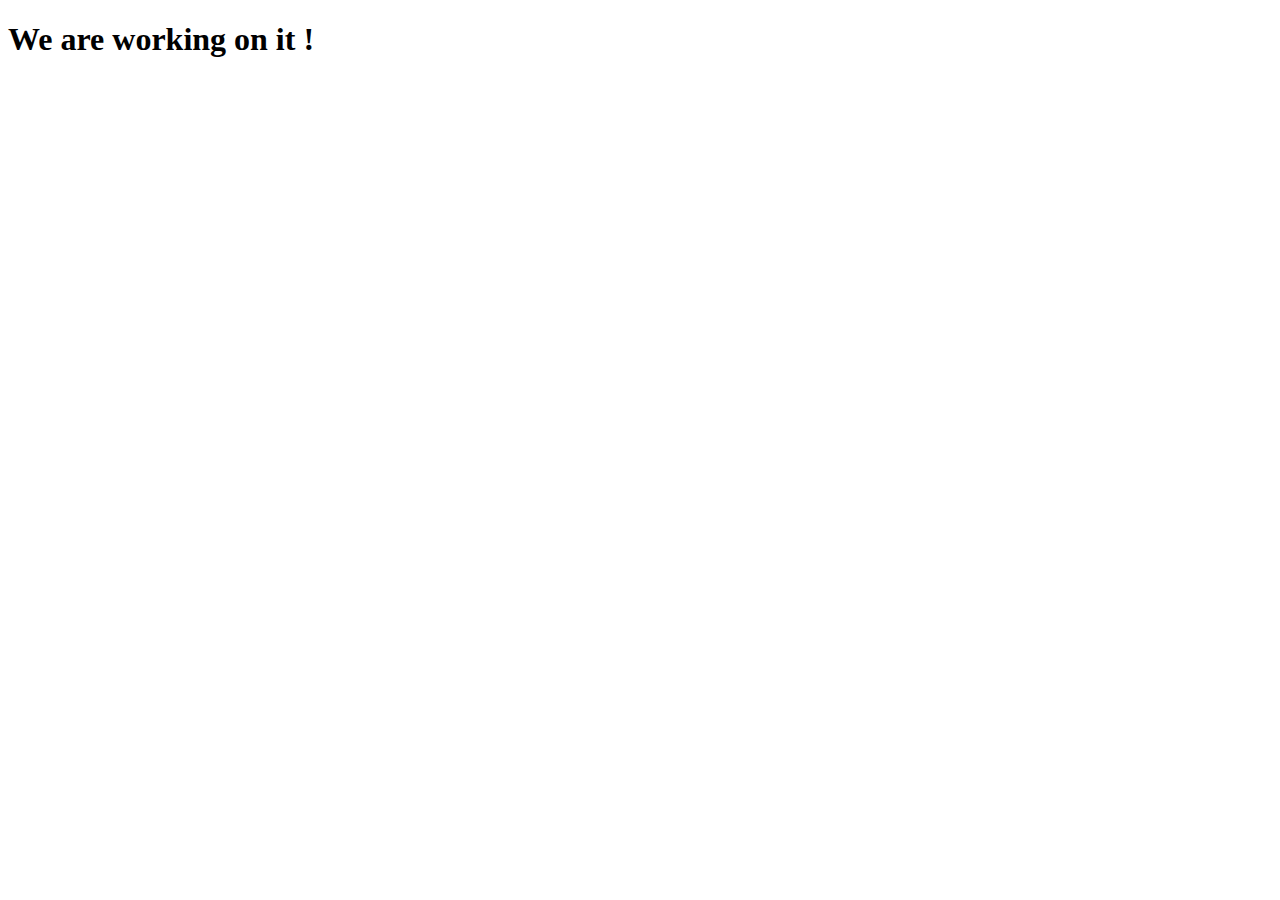
<file: assets/temp/temp1.html>
<!DOCTYPE html>
<html lang="en">
<head>
    <meta charset="UTF-8">
    <meta http-equiv="X-UA-Compatible" content="IE=edge">
    <meta name="viewport" content="width=device-width, initial-scale=1.0">
    <title>SOAP-BOX</title>
</head>
<body>
    <h1>We are working on it !</h1>
</body>
</html>
</file>
<file: assets/css/templatemo-space-dynamic.css>
/* 

TemplateMo 562 Space Dynamic

https://templatemo.com/tm-562-space-dynamic

*/

/* ---------------------------------------------
Table of contents
------------------------------------------------
01. font & reset css
02. reset
03. global styles
04. header
05. banner
06. features
07. testimonials
08. contact
09. footer
10. preloader
11. search
12. portfolio

--------------------------------------------- */
/* 
---------------------------------------------
font & reset css
--------------------------------------------- 
*/
@import url('https://fonts.googleapis.com/css2?family=Poppins:wght@100;200;300;400;500;600;700;800;900&display=swap');
/* 
---------------------------------------------
reset
--------------------------------------------- 
*/
html, body, div, span, applet, object, iframe, h1, h2, h3, h4, h5, h6, p, blockquote, div
pre, a, abbr, acronym, address, big, cite, code, del, dfn, em, font, img, ins, kbd, q,
s, samp, small, strike, strong, sub, sup, tt, var, b, u, i, center, dl, dt, dd, ol, ul, li,
figure, header, nav, section, article, aside, footer, figcaption {
  margin: 0;
  padding: 0;
  border: 0;
  outline: 0;
}

/* clear fix */
.grid:after {
  content: '';
  display: block;
  clear: both;
}

/* ---- .grid-item ---- */

.grid-sizer,
.grid-item {
  width: 50%;
}

.grid-item {
  float: left;
}

.grid-item img {
  display: block;
  max-width: 100%;
}

.clearfix:after {
  content: ".";
  display: block;
  clear: both;
  visibility: hidden;
  line-height: 0;
  height: 0;
}

.clearfix {
  display: inline-block;
}

html[xmlns] .clearfix {
  display: block;
}

* html .clearfix {
  height: 1%;
}

ul, li {
  padding: 0;
  margin: 0;
  list-style: none;
}

header, nav, section, article, aside, footer, hgroup {
  display: block;
}

* {
  box-sizing: border-box;
}

html, body {
  font-family: 'Poppins', sans-serif;
  font-weight: 400;
  background-color: #fff;
  -ms-text-size-adjust: 100%;
  -webkit-font-smoothing: antialiased;
  -moz-osx-font-smoothing: grayscale;
}

a {
  text-decoration: none !important;
}

h1, h2, h3, h4, h5, h6 {
  margin-top: 0px;
  margin-bottom: 0px;
}

ul {
  margin-bottom: 0px;
}

p {
  font-size: 15px;
  line-height: 30px;
  color: #2a2a2a;
}

img {
  width: 100%;
  overflow: hidden;
}

/* 
---------------------------------------------
global styles
--------------------------------------------- 
*/
html,
body {
  background: #fff;
  font-family: 'Poppins', sans-serif;
}

::selection {
  background: #03a4ed;
  color: #fff;
}

::-moz-selection {
  background: #03a4ed;
  color: #fff;
}

@media (max-width: 991px) {
  html, body {
    overflow-x: hidden;
  }
  .mobile-top-fix {
    margin-top: 30px;
    margin-bottom: 0px;
  }
  .mobile-bottom-fix {
    margin-bottom: 30px;
  }
  .mobile-bottom-fix-big {
    margin-bottom: 60px;
  }
}

.page-section {
  margin-top: 120px;
}

.section-heading h2 {
  font-size: 30px;
  text-transform: capitalize;
  color: #2a2a2a;
  font-weight: 700;
  letter-spacing: 0.25px;
  position: relative;
  z-index: 2;
  line-height: 44px;
}

.section-heading h2 em {
  font-style: normal;
  color: #03a4ed;
}

.section-heading h2 span {
  color: #fe3f40;
}

.main-blue-button a {
  display: inline-block;
  background-color: #03a4ed;
  font-size: 15px;
  font-weight: 400;
  color: #fff;
  text-transform: capitalize;
  padding: 12px 25px;
  border-radius: 23px;
  letter-spacing: 0.25px;
}

.main-red-button a {
  display: inline-block;
  background-color: #fe3f40;
  font-size: 15px;
  font-weight: 400;
  color: #fff;
  text-transform: capitalize;
  padding: 12px 25px;
  border-radius: 23px;
  letter-spacing: 0.25px;
}

.main-white-button a {
  display: inline-block;
  background-color: #fff;
  font-size: 15px;
  font-weight: 400;
  color: #fe3f40;
  text-transform: capitalize;
  padding: 12px 25px;
  border-radius: 23px;
  letter-spacing: 0.25px;
}

/* 
---------------------------------------------
header
--------------------------------------------- 
*/

.background-header {
  background-color: #fff!important;
  height: 80px!important;
  position: fixed!important;
  top: 0px;
  left: 0px;
  right: 0px;
  box-shadow: 0px 0px 10px rgba(0,0,0,0.15)!important;
}

.background-header .logo,
.background-header .main-nav .nav li a {
  color: #1e1e1e!important;
}

.background-header .main-nav .nav li:hover a {
  color: #fe3f40!important;
}

.background-header .nav li a.active {
  color: #fe3f40!important;
}

.header-area {
  background-color: #fafafa;
  position: absolute;
  top: 0px;
  left: 0px;
  right: 0px;
  z-index: 100;
  height: 100px;
  -webkit-transition: all .5s ease 0s;
  -moz-transition: all .5s ease 0s;
  -o-transition: all .5s ease 0s;
  transition: all .5s ease 0s;
}

.header-area .main-nav {
  min-height: 80px;
  background: transparent;
}

.header-area .main-nav .logo {
  line-height: 100px;
  color: #fff;
  font-size: 24px;
  font-weight: 700;
  text-transform: uppercase;
  letter-spacing: 2px;
  float: left;
  -webkit-transition: all 0.3s ease 0s;
  -moz-transition: all 0.3s ease 0s;
  -o-transition: all 0.3s ease 0s;
  transition: all 0.3s ease 0s;
}

.header-area .main-nav .logo h4 {
    font-size: 24px;
    font-weight: 700;
    text-transform: uppercase;
    color: #03a4ed;
    line-height: 100px;
    float: left;
    -webkit-transition: all 0.3s ease 0s;
    -moz-transition: all 0.3s ease 0s;
    -o-transition: all 0.3s ease 0s;
    transition: all 0.3s ease 0s;
}

.logo h4 span {
  color: #fe3f40;
}

.background-header .main-nav .logo h4 {
  line-height: 80px;
}

.background-header .main-nav .nav {
  margin-top: 20px !important;
}

.header-area .main-nav .nav {
  float: right;
  margin-top: 30px;
  margin-right: 0px;
  background-color: transparent;
  -webkit-transition: all 0.3s ease 0s;
  -moz-transition: all 0.3s ease 0s;
  -o-transition: all 0.3s ease 0s;
  transition: all 0.3s ease 0s;
  position: relative;
  z-index: 999;
}

.header-area .main-nav .nav li {
  padding-left: 20px;
  padding-right: 20px;
}

.header-area .main-nav .nav li:last-child {
  padding-right: 0px;
  padding-left: 40px;
}

.header-area .main-nav .nav li:last-child a ,
.background-header .main-nav .nav li:last-child a {
  color: #fff !important;
  padding: 0px 20px;
  font-weight: 400;
}

.header-area .main-nav .nav li:last-child a:hover,
.header-area .main-nav .nav li:last-child a.active {
  color: #fff !important;
}

.header-area .main-nav .nav li a {
  display: block;
  font-weight: 500;
  font-size: 15px;
  color: #2a2a2a;
  text-transform: capitalize;
  -webkit-transition: all 0.3s ease 0s;
  -moz-transition: all 0.3s ease 0s;
  -o-transition: all 0.3s ease 0s;
  transition: all 0.3s ease 0s;
  height: 40px;
  line-height: 40px;
  border: transparent;
  letter-spacing: 1px;
}

.header-area .main-nav .nav li a {
  color: #2a2a2a;
}

.header-area .main-nav .nav li:hover a,
.header-area .main-nav .nav li a.active {
  color: #fe3f40!important;
}

.background-header .main-nav .nav li:hover a,
.background-header .main-nav .nav li a.active {
  color: #fe3f40!important;
  opacity: 1;
}

.header-area .main-nav .nav li:last-child a:hover ,
.background-header .main-nav .nav li:last-child a:hover {
  background-color: #03a4ed;
}

.header-area .main-nav .nav li.submenu {
  position: relative;
  padding-right: 30px;
}

.header-area .main-nav .nav li.submenu:after {
  font-family: FontAwesome;
  content: "\f107";
  font-size: 12px;
  color: #2a2a2a;
  position: absolute;
  right: 18px;
  top: 12px;
}

.background-header .main-nav .nav li.submenu:after {
  color: #2a2a2a;
}

.header-area .main-nav .nav li.submenu ul {
  position: absolute;
  width: 200px;
  box-shadow: 0 2px 28px 0 rgba(0, 0, 0, 0.06);
  overflow: hidden;
  top: 50px;
  opacity: 0;
  transform: translateY(+2em);
  visibility: hidden;
  z-index: -1;
  transition: all 0.3s ease-in-out 0s, visibility 0s linear 0.3s, z-index 0s linear 0.01s;
}

.header-area .main-nav .nav li.submenu ul li {
  margin-left: 0px;
  padding-left: 0px;
  padding-right: 0px;
}

.header-area .main-nav .nav li.submenu ul li a {
  opacity: 1;
  display: block;
  background: #f7f7f7;
  color: #2a2a2a!important;
  padding-left: 20px;
  height: 40px;
  line-height: 40px;
  -webkit-transition: all 0.3s ease 0s;
  -moz-transition: all 0.3s ease 0s;
  -o-transition: all 0.3s ease 0s;
  transition: all 0.3s ease 0s;
  position: relative;
  font-size: 13px;
  font-weight: 400;
  border-bottom: 1px solid #eee;
}

.header-area .main-nav .nav li.submenu ul li a:hover {
  background: #fff;
  color: #fe3f40!important;
  padding-left: 25px;
}

.header-area .main-nav .nav li.submenu ul li a:hover:before {
  width: 3px;
}

.header-area .main-nav .nav li.submenu:hover ul {
  visibility: visible;
  opacity: 1;
  z-index: 1;
  transform: translateY(0%);
  transition-delay: 0s, 0s, 0.3s;
}

.header-area .main-nav .menu-trigger {
  cursor: pointer;
  display: block;
  position: absolute;
  top: 33px;
  width: 32px;
  height: 40px;
  text-indent: -9999em;
  z-index: 99;
  right: 40px;
  display: none;
}

.background-header .main-nav .menu-trigger {
  top: 23px;
}

.header-area .main-nav .menu-trigger span,
.header-area .main-nav .menu-trigger span:before,
.header-area .main-nav .menu-trigger span:after {
  -moz-transition: all 0.4s;
  -o-transition: all 0.4s;
  -webkit-transition: all 0.4s;
  transition: all 0.4s;
  background-color: #1e1e1e;
  display: block;
  position: absolute;
  width: 30px;
  height: 2px;
  left: 0;
}

.background-header .main-nav .menu-trigger span,
.background-header .main-nav .menu-trigger span:before,
.background-header .main-nav .menu-trigger span:after {
  background-color: #1e1e1e;
}

.header-area .main-nav .menu-trigger span:before,
.header-area .main-nav .menu-trigger span:after {
  -moz-transition: all 0.4s;
  -o-transition: all 0.4s;
  -webkit-transition: all 0.4s;
  transition: all 0.4s;
  background-color: #1e1e1e;
  display: block;
  position: absolute;
  width: 30px;
  height: 2px;
  left: 0;
  width: 75%;
}

.background-header .main-nav .menu-trigger span:before,
.background-header .main-nav .menu-trigger span:after {
  background-color: #1e1e1e;
}

.header-area .main-nav .menu-trigger span:before,
.header-area .main-nav .menu-trigger span:after {
  content: "";
}

.header-area .main-nav .menu-trigger span {
  top: 16px;
}

.header-area .main-nav .menu-trigger span:before {
  -moz-transform-origin: 33% 100%;
  -ms-transform-origin: 33% 100%;
  -webkit-transform-origin: 33% 100%;
  transform-origin: 33% 100%;
  top: -10px;
  z-index: 10;
}

.header-area .main-nav .menu-trigger span:after {
  -moz-transform-origin: 33% 0;
  -ms-transform-origin: 33% 0;
  -webkit-transform-origin: 33% 0;
  transform-origin: 33% 0;
  top: 10px;
}

.header-area .main-nav .menu-trigger.active span,
.header-area .main-nav .menu-trigger.active span:before,
.header-area .main-nav .menu-trigger.active span:after {
  background-color: transparent;
  width: 100%;
}

.header-area .main-nav .menu-trigger.active span:before {
  -moz-transform: translateY(6px) translateX(1px) rotate(45deg);
  -ms-transform: translateY(6px) translateX(1px) rotate(45deg);
  -webkit-transform: translateY(6px) translateX(1px) rotate(45deg);
  transform: translateY(6px) translateX(1px) rotate(45deg);
  background-color: #1e1e1e;
}

.background-header .main-nav .menu-trigger.active span:before {
  background-color: #1e1e1e;
}

.header-area .main-nav .menu-trigger.active span:after {
  -moz-transform: translateY(-6px) translateX(1px) rotate(-45deg);
  -ms-transform: translateY(-6px) translateX(1px) rotate(-45deg);
  -webkit-transform: translateY(-6px) translateX(1px) rotate(-45deg);
  transform: translateY(-6px) translateX(1px) rotate(-45deg);
  background-color: #1e1e1e;
}

.background-header .main-nav .menu-trigger.active span:after {
  background-color: #1e1e1e;
}

.header-area.header-sticky {
  min-height: 80px;
}

.header-area .nav {
  margin-top: 30px;
}

.header-area.header-sticky .nav li a.active {
  color: #fe3f40;
}

@media (max-width: 1200px) {
  .header-area .main-nav .nav li {
    padding-left: 12px;
    padding-right: 12px;
  }
  .header-area .main-nav:before {
    display: none;
  }
}

@media (max-width: 992px) {
  .header-area .main-nav .nav li:last-child  ,
  .background-header .main-nav .nav li:last-child {
    display: none;
  }
  .header-area .main-nav .nav li:nth-child(6),
  .background-header .main-nav .nav li:nth-child(6) {
    padding-right: 0px;
  }
}

@media (max-width: 767px) {
  .background-header .main-nav .nav {
    margin-top: 80px !important;
  }
  .header-area .main-nav .logo {
    color: #1e1e1e;
  }
  .header-area.header-sticky .nav li a:hover,
  .header-area.header-sticky .nav li a.active {
    color: #fe3f40!important;
    opacity: 1;
  }
  .header-area.header-sticky .nav li.search-icon a {
    width: 100%;
  }
  .header-area {
    background-color: #f7f7f7;
    padding: 0px 15px;
    height: 100px;
    box-shadow: none;
    text-align: center;
  }
  .header-area .container {
    padding: 0px;
  }
  .header-area .logo {
    margin-left: 30px;
  }
  .header-area .menu-trigger {
    display: block !important;
  }
  .header-area .main-nav {
    overflow: hidden;
  }
  .header-area .main-nav .nav {
    float: none;
    width: 100%;
    display: none;
    -webkit-transition: all 0s ease 0s;
    -moz-transition: all 0s ease 0s;
    -o-transition: all 0s ease 0s;
    transition: all 0s ease 0s;
    margin-left: 0px;
  }
  .background-header .nav {
    margin-top: 80px;
  }
  .header-area .main-nav .nav li:first-child {
    border-top: 1px solid #eee;
  }
  .header-area.header-sticky .nav {
    margin-top: 100px;
  }
  .header-area .main-nav .nav li {
    width: 100%;
    background: #fff;
    border-bottom: 1px solid #e7e7e7;
    padding-left: 0px !important;
    padding-right: 0px !important;
  }
  .header-area .main-nav .nav li a {
    height: 50px !important;
    line-height: 50px !important;
    padding: 0px !important;
    border: none !important;
    background: #f7f7f7 !important;
    color: #191a20 !important;
  }
  .header-area .main-nav .nav li a:hover {
    background: #eee !important;
    color: #fe3f40!important;
  }
  .header-area .main-nav .nav li.submenu ul {
    position: relative;
    visibility: inherit;
    opacity: 1;
    z-index: 1;
    transform: translateY(0%);
    transition-delay: 0s, 0s, 0.3s;
    top: 0px;
    width: 100%;
    box-shadow: none;
    height: 0px;
  }
  .header-area .main-nav .nav li.submenu ul li a {
    font-size: 12px;
    font-weight: 400;
  }
  .header-area .main-nav .nav li.submenu ul li a:hover:before {
    width: 0px;
  }
  .header-area .main-nav .nav li.submenu ul.active {
    height: auto !important;
  }
  .header-area .main-nav .nav li.submenu:after {
    color: #3B566E;
    right: 25px;
    font-size: 14px;
    top: 15px;
  }
  .header-area .main-nav .nav li.submenu:hover ul, .header-area .main-nav .nav li.submenu:focus ul {
    height: 0px;
  }
}

@media (min-width: 767px) {
  .header-area .main-nav .nav {
    display: flex !important;
  }
}

/* 
---------------------------------------------
preloader
--------------------------------------------- 
*/

.js-preloader {
    position: fixed;
    top: 0;
    left: 0;
    right: 0;
    bottom: 0;
    background-color: #fff;
    display: -webkit-box;
    display: flex;
    -webkit-box-align: center;
    align-items: center;
    -webkit-box-pack: center;
    justify-content: center;
    opacity: 1;
    visibility: visible;
    z-index: 9999;
    -webkit-transition: opacity 0.25s ease;
    transition: opacity 0.25s ease;
}

.js-preloader.loaded {
    opacity: 0;
    visibility: hidden;
    pointer-events: none;
}

@-webkit-keyframes dot {
    50% {
        -webkit-transform: translateX(96px);
        transform: translateX(96px);
    }
}

@keyframes dot {
    50% {
        -webkit-transform: translateX(96px);
        transform: translateX(96px);
    }
}

@-webkit-keyframes dots {
    50% {
        -webkit-transform: translateX(-31px);
        transform: translateX(-31px);
    }
}

@keyframes dots {
    50% {
        -webkit-transform: translateX(-31px);
        transform: translateX(-31px);
    }
}

.preloader-inner {
    position: relative;
    width: 142px;
    height: 40px;
    background: #fff;
}

.preloader-inner .dot {
    position: absolute;
    width: 16px;
    height: 16px;
    top: 12px;
    left: 15px;
    background: #fe3f40;
    border-radius: 50%;
    -webkit-transform: translateX(0);
    transform: translateX(0);
    -webkit-animation: dot 2.8s infinite;
    animation: dot 2.8s infinite;
}

.preloader-inner .dots {
    -webkit-transform: translateX(0);
    transform: translateX(0);
    margin-top: 12px;
    margin-left: 31px;
    -webkit-animation: dots 2.8s infinite;
    animation: dots 2.8s infinite;
}

.preloader-inner .dots span {
    display: block;
    float: left;
    width: 16px;
    height: 16px;
    margin-left: 16px;
    background: #fe3f40;
    border-radius: 50%;
}



/* 
---------------------------------------------
Banner Style
--------------------------------------------- 
*/

.main-banner {
  background-repeat: no-repeat;
  background-position: center center;
  background-size: cover;
  padding: 226px 0px 120px 0px;
  position: relative;
  overflow: hidden;
}

.main-banner:after {
  content: '';
  background-image: url(../images/baner-dec-left.png);
  background-repeat: no-repeat;
  position: absolute;
  left: 0;
  top: 100px;
  width: 193px;
  height: 467px;
}

.main-banner:before {
  content: '';
  background-image: url(../images/baner-dec-right.png);
  background-repeat: no-repeat;
  position: absolute;
  right: 0;
  top: 100px;
  width: 98px;
  height: 290px;
}

.main-banner .left-content {
  margin-right: 45px;
}

.main-banner .left-content h6 {
  text-transform: uppercase;
  font-size: 18px;
  color: #fe3f40;
  margin-bottom: 15px;
}

.main-banner .left-content h2 {
  font-size: 50px;
  font-weight: 700;
  color: #2a2a2a;
  line-height: 72px;
}

.main-banner .left-content h2 em {
  color: #03a4ed;
  font-style: normal;
}

.main-banner .left-content h2 span {
  color: #fe3f40;
}

.main-banner .left-content p {
  margin: 20px 0px;
}

.main-banner .left-content form {
  margin-top: 30px;
  width: 470px;
  height: 66px;
  position: relative;
}

.main-banner .left-content form button {
  position: absolute;
  right: 10px;
  top: 10px;
  display: inline-block;
  background-color: #fff;
  font-size: 15px;
  font-weight: 500;
  color: #fe3f40;
  text-transform: capitalize;
  padding: 12px 25px;
  border-radius: 23px;
  letter-spacing: 0.25px;
  outline: none;
  border: none;
}

.main-banner .left-content form input {
  width: 470px;
  height: 66px;
  background-color: #03a4ed;
  border-radius: 33px;
  border: none;
  outline: none;
  padding: 0px 25px;
  color: #fff;
  letter-spacing: 0.25px;
  font-size: 15px;
  font-weight: 300;
}

.main-banner .left-content form input::placeholder {
  color: #fff;
}



/* 
---------------------------------------------
About Us Style
--------------------------------------------- 
*/

#about {
  margin-top: 120px;
}

.about-us {
  background-image: url(../images/about-bg.png);
  background-repeat: no-repeat;
  background-position: center center;
  background-size: cover;
  padding: 140px 0px 120px 0px;
}

.about-us .left-image {
  margin-right: 45px;
}

.about-us .services .item {
  margin-bottom: 30px;
}

.about-us .services .item .icon {
  float: left;
  margin-right: 25px;
}

.about-us .services .item .icon img {
  max-width: 70px;
}

.about-us .services .item h4 {
  color: #fff;
  font-size: 20px;
  font-weight: 700;
  margin-bottom: 12px;
}

.about-us .services .item p {
  color: #fff;
}


/* 
---------------------------------------------
Services Style
--------------------------------------------- 
*/

.our-services {
  margin-top: 0px;
  padding-top: 120px;
}

.our-services .left-image {
  margin-right: 45px;
}

.our-services .section-heading h2 {
  margin-right: 100px;
}

.our-services .section-heading p {
  margin-top: 30px;
  margin-bottom: 60px;
}

.our-services .progress-skill-bar {
  margin-bottom: 30px;
  position: relative;
  width: 100%;
}

.our-services .progress-skill-bar span {
  position: absolute;
  top: 0;
  font-size: 18px;
  font-weight: 600;
  color: #03a4ed;
}

.our-services .first-bar span {
  left: 69%;
}

.our-services .second-bar span {
  left: 81%;
}

.our-services .third-bar span {
  left: 88%;
}

.our-services .progress-skill-bar h4 {
  font-size: 18px;
  font-weight: 700;
  color: #2a2a2a;
  margin-bottom: 14px;
}

.our-services .progress-skill-bar .full-bar {
  width: 100%;
  height: 6px;
  border-radius: 3px;
  background-color: #f7eff1;
  position: relative;
  z-index: 1;
}

.our-services .progress-skill-bar .filled-bar {
  background: rgb(255,77,30);
  background: linear-gradient(105deg, rgba(255,77,30,1) 0%, rgba(255,44,109,1) 100%);
  height: 6px;
  border-radius: 3px;
  margin-bottom: -6px;
  position: relative;
  z-index: 2;
}

.our-services .first-bar .filled-bar {
  width: 71%;
}

.our-services .second-bar .filled-bar {
  width: 83%;
}

.our-services .third-bar .filled-bar {
  width: 90%;
}


/* 
---------------------------------------------
Portfolio
--------------------------------------------- 
*/

.our-portfolio {
  padding-top: 120px;
  margin-top: 0px;
}

.our-portfolio .section-heading h2 {
  text-align: center;
  margin: 0px 90px 0px 90px;
  margin-bottom: 120px;
  position: relative;
  z-index: 1;
}

.our-portfolio .item {
  position: relative;
}

.our-portfolio .item:hover .hidden-content {
  top: -100px;
  opacity: 1;
  visibility: visible;
}

.our-portfolio .item:hover .showed-content {
  top: 90px;
}

.our-portfolio .hidden-content {
  background: rgb(255,77,30);
  background: linear-gradient(105deg, rgba(255,77,30,1) 0%, rgba(255,44,109,1) 100%);
  padding: 30px;
  border-radius: 20px;
  text-align: center;
  opacity: 0;
  top: 0;
  visibility: hidden;
  position: absolute;
  z-index: 2;
  transition: all 0.5s;
}

.our-portfolio .hidden-content:after {
  width: 20px;
  height: 20px;
  position: absolute;
  background: rgb(255,77,30);
  content: '';
  left: 50%;
  bottom: -8px;
  margin-left: -5px;
  transform: rotate(45deg);
  background: linear-gradient(105deg, rgba(255,52,69,1) 0%, rgba(255,51,78,1) 100%);
  z-index: -1;
}

.our-portfolio .hidden-content h4 {
  font-size: 20px;
  font-weight: 700;
  color: #fff;
  margin-bottom: 20px;
}

.our-portfolio .hidden-content p {
  color: #fff;
}

.our-portfolio .showed-content {
  top: 0px;
  position: relative;
  z-index: 3;
  background-color: #fff;
  text-align: center;
  padding: 50px;
  border-radius: 20px;
  box-shadow: 0px 0px 10px rgba(0,0,0,0.1);
  transition: all 0.5s;
}

.our-portfolio .showed-content img {
  max-width: 100px;
}


/* 
---------------------------------------------
Blog
--------------------------------------------- 
*/

.our-blog {
  position: relative;
  margin-top: 80px;
  padding-top: 120px;
}

.our-blog .section-heading h2 {
  margin-right: 180px;
}

.our-blog .top-dec {
  text-align: right;
  margin-top: -80px;
}

.our-blog .top-dec img {
  max-width: 270px;
}

.our-blog .left-image {
  position: relative;
}

.our-blog .left-image img {
  border-radius: 20px;
  box-shadow: 0px 0px 15px rgba(0,0,0,0.1);
}

.our-blog .left-image .info {
  position: relative;
}

.our-blog .left-image .info .inner-content {
  background-color: #fff;
  box-shadow: 0px 0px 15px rgba(0,0,0,0.1);
  border-radius: 20px;
  margin-right: 75px;
  position: absolute;
  margin-top: -100px;
  padding: 30px;
}

.our-blog .left-image ul li {
  display: inline-block;
  font-size: 15px;
  color: #afafaf;
  font-weight: 300;
  margin-right: 20px;
}

.our-blog .left-image ul li:last-child {
  margin-right: 0px;
}

.our-blog .left-image ul li i {
  color: #ff4d61;
  font-size: 16px;
  margin-right: 8px;
}

.our-blog .left-image h4 {
  font-size: 20px;
  font-weight: 700;
  color: #2a2a2a;
  margin: 20px 0px 15px 0px;
}

.our-blog .left-image .info .main-blue-button {
  position: absolute;
  bottom: -80px;
  left: 0;
}

.our-blog .right-list {
  margin-left: 30px;
}

.our-blog .right-list ul li {
  display: inline-flex;
  width: 100%;
  margin-bottom: 30px;
}

.our-blog .right-list .left-content {
  margin-right: 45px;
}

.our-blog .right-list .left-content span {
  font-size: 15px;
  color: #afafaf;
  font-weight: 300;
}

.our-blog .right-list .left-content span i {
  color: #ff4d61;
  font-size: 16px;
  margin-right: 8px;
}

.our-blog .right-list .left-content h4 {
  font-size: 20px;
  font-weight: 700;
  color: #2a2a2a;
  margin: 20px 0px 15px 0px;
}


.our-blog .right-list .right-image img {
  width: 250px;
  border-radius: 20px;
}


/* 
---------------------------------------------
contact
--------------------------------------------- 
*/

.contact-us {
  padding: 160px 0px;
  background-image: url(../images/contact-bg.png);
  background-repeat: no-repeat;
  background-position: center center;
  background-size: cover;
}

.contact-us .section-heading h2,
.contact-us .section-heading h2 em,
.contact-us .section-heading h2 span {
  color: #fff;
}

.contact-us .section-heading p {
  color: #fff;
  margin-top: 30px;
}

.phone-info {
  margin-top: 40px;
}

.phone-info h4 {
  font-size: 20px;
  font-weight: 700;
  color: #fff;
}

.phone-info h4 span i {
  width: 46px;
  height: 46px;
  display: inline-block;
  text-align: center;
  line-height: 46px;
  background-color: #fff;
  border-radius: 50%;
  color: #ff3b2c;
  font-size: 22px;
  margin-left: 30px;
  margin-right: 15px;
}

.phone-info h4 span a {
  color: #fff;
  font-size: 15px;
  font-weight: 400;
}

form#contact .contact-dec {
  position: absolute;
  right: -166px;
  bottom: 0;
}

form#contact .contact-dec img {
  max-width: 178px;
}

form#contact {
  margin-left: 30px;
  position: relative;
  background-color: #fff;
  padding: 60px 30px;
  border-radius: 20px;
}

form#contact input {
  width: 100%;
  height: 46px;
  border-radius: 33px;
  background-color: #d1f3ff;
  border: none;
  outline: none;
  font-size: 15px;
  font-weight: 300;
  color: #2a2a2a;
  padding: 0px 20px;
  margin-bottom: 20px;
}

form#contact input::placeholder {
  color: #2a2a2a;
}

form#contact textarea {
  width: 100%;
  min-width: 100%;
  max-width: 100%;
  max-height: 180px;
  min-height: 140px;
  height: 140px;
  border-radius: 20px;
  background-color: #d1f3ff;
  border: none;
  outline: none;
  font-size: 15px;
  font-weight: 300;
  color: #2a2a2a;
  padding: 15px 20px;
  margin-bottom: 20px;
}

form#contact textarea::placeholder {
  color: #2a2a2a;
}

form#contact button {
  display: inline-block;
  background-color: #03a4ed;
  font-size: 15px;
  font-weight: 400;
  color: #fff;
  text-transform: capitalize;
  padding: 12px 25px;
  border-radius: 23px;
  letter-spacing: 0.25px;
  border: none;
  outline: none;
  transition: all .3s;
}

form#contact button:hover {
  background-color: #fe3f40;
}


/* 
---------------------------------------------
Footer Style
--------------------------------------------- 
*/

footer p {
  text-align: center;
  margin: 30px 0px 45px 0px;
}

footer p a {
  color: #fe3f40;
}


/* 
---------------------------------------------
responsive
--------------------------------------------- 
*/

@media (max-width: 1645px) {
  form#contact .contact-dec {
    display: none;
  }
}

@media (max-width: 992px) {
  .main-banner {
    padding-top: 196px;
  }
  .main-banner .left-content {
    margin-right: 0px;
    text-align: center;
    margin-bottom: 45px;
  }
  .main-banner:after {
    top: 76px;
    z-index: -1;
  }
  .main-banner .left-content form,
  .main-banner .left-content form input {
    width: 100%!important;
  }
  #about {
    margin-top: 0px;
  }
  .about-us {
    position: relative;
    background-image: none;
    padding: 0px;
  }
  .about-us .left-image {
    margin-right: 0px;
    position: absolute;
    bottom: -220px;
    right: 0;
  }
  .about-us .services {
    text-align: center;
  }
  .about-us .services .item  {
    background: rgb(255,77,30);
    background: linear-gradient(105deg, rgba(255,77,30,1) 0%, rgba(255,44,109,1) 100%);
    padding: 30px;
    border-radius: 20px;
    display: inline-block;
  }
  .about-us .services .item .right-text {
    text-align: left;
  }
  .our-services {
    margin-top: 200px;
  }
  .our-services .left-image {
    margin-right: 0px;
    margin-bottom: 45px;
  }
  .our-services .section-heading h2,
  .our-services .section-heading p {
    margin-right: 0px;
    text-align: center;
  }
  .our-portfolio .section-heading h2 {
    margin: 0px 0px 80px 0px;
  }
  .our-portfolio .item {
    margin-bottom: 15px;
  }
  .our-blog {
    margin-top: 0px;
  }
  .our-blog .top-dec {
    display: none;
  }
  .our-blog .section-heading h2 {
    margin-right: 0px;
    text-align: center;
    margin-bottom: 45px;
  }
  .our-blog .left-image .info .inner-content {
    position: relative;
    margin-right: 0px;
  }
  .our-blog .left-image .info .main-blue-button {
    position: relative;
    bottom: 0px;
    margin-top: 30px;
  }
  .our-blog .left-image {
    margin-bottom: 45px;
  }
  .contact-us {
    margin-top: 60px;
    padding: 120px 0px;
  }
  .contact-us .section-heading {
    text-align: center;
  }
  form#contact {
    margin-left: 0px;
    margin-top: 30px;
  }
  form#contact .contact-dec {
    display: none;
  }
  footer p {
    margin: 15px 0px 30px 0px;
  }
}

@media (max-width: 767px) {
  .about-us .left-image {
    bottom: -280px;
  }
  .our-blog .right-list {
    margin-left: 0px;
  }
  .our-blog .right-list ul li {
    display: inline-block;
    margin-top: 0px;
    padding-top: 30px;
    border-top: 1px solid #eee;
  }
  .our-blog .right-list .left-content {
    margin-right: 0px;
    width: 100%;
    margin-bottom: 15px;
  }
  .our-blog .right-list .right-image,
  .our-blog .right-list .right-image img {
    width: 100%;
  }
  .phone-info h4 span {
    display: block;
    margin-top: 15px;
  }
  .phone-info h4 span i {
    margin-left: 0px;
  }
}
</file>
<file: assets/teamPage/css/style.css>
/**********************************/
/********** General CSS ***********/
/**********************************/
*,
*::before,
*::after {
    box-sizing: border-box;
}

html {
    font-family: sans-serif;
    line-height: 1.15;
    -webkit-text-size-adjust: 100%;
    -webkit-tap-highlight-color: rgba(0, 0, 0, 0);
}

body {
    font-family: 'Lato', sans-serif;
    color: #454545;
    font-weight: 300;
    background: #ffffff;
}

a {
    color: #333333;
    font-weight: 400;
    outline: none;
    text-decoration: none;
    transition: 0.5s;
}

a:hover,
a:active,
a:focus {
    outline: none;
    text-decoration: none;
}

p {
    padding: 0;
    margin: 0 0 15px 0;
    color: #454545;
    font-weight: 300;
}

h1,
h2,
h3,
h4,
h5,
h6 {
    padding: 0;
    margin: 0 0 15px 0;
    color: #333333;
    font-weight: 700;
    
}

h1 {
    font-weight: 900;
}

img {
    width: 100%;
    height: auto;
}



/**********************************/
/***** Layout & Section Title *****/
/**********************************/
.container {
    width: 100%;
    padding-right: 15px;
    padding-left: 15px;
    margin-right: auto;
    margin-left: auto;
}

@media (min-width: 576px) {
    .container {
        max-width: 540px;
    }
}

@media (min-width: 768px) {
    .container {
        max-width: 720px;
    }
}

@media (min-width: 992px) {
    .container {
        max-width: 960px;
    }
}

@media (min-width: 1200px) {
    .container {
        max-width: 1140px;
    }
}

.row {
    display: -ms-flexbox;
    display: flex;
    -ms-flex-wrap: wrap;
    flex-wrap: wrap;
    margin-right: -15px;
    margin-left: -15px;
}

.column {
    position: relative;
    width: 100%;
    padding-right: 15px;
    padding-left: 15px;
    -ms-flex: 0 0 100%;
    flex: 0 0 100%;
    max-width: 100%;
}

@media (min-width: 576px) {
    .column {
        -ms-flex: 0 0 50%;
        flex: 0 0 50%;
        max-width: 50%;
    }
}

@media (min-width: 768px) {
    .column {
        -ms-flex: 0 0 33.333333%;
        flex: 0 0 33.333333%;
        max-width: 33.333333%;
    }
}

@media (min-width: 992px) {
    .column {
        -ms-flex: 0 0 25%;
        flex: 0 0 25%;
        max-width: 25%;
    }
}

.section-title {
    width: 100%;
    text-align: center;
    padding: 45px 0 30px 0;
}

.section-title::after {
    position: absolute;
    content: "";
    width: 50px;
    height: 5px;
    left: calc(50% - 25px);
    background: #353535;
}

.section-title h1 {
    color: #353535;
    font-size: 50px;
    letter-spacing: 5px;
    margin-bottom: 5px;
}

@media(max-width: 767.98px) {
    .section-title h1 {
        font-size: 40px;
        letter-spacing: 3px;
    }
}

@media(max-width: 567.98px) {
    .section-title h1 {
        font-size: 30px;
        letter-spacing: 2px;
    }
}



/**********************************/
/********** Team #1 Style *********/
/**********************************/
.team-1 {
    margin-bottom: 30px;
    box-shadow: 0 4px 8px 0 rgba(0, 0, 0, 0.2);
}

.team-1 .team-img {
    overflow: hidden;
}

.team-1 .team-img img {
    width: 100%;
    height: auto;
    transition: all .3s;
}

.team-1:hover .team-img img {
    transform: scale(1.2);
}

.team-1 .team-content {
    padding: 20px;
}

.team-1 .team-content h2 {
    font-size: 25px;
    font-weight: 400;
    letter-spacing: 2px;
}

.team-1 .team-content h3 {
    font-size: 16px;
    font-weight: 300;
}

.team-1 .team-content h4 {
    font-size: 16px;
    font-weight: 300;
    font-style: italic;
    letter-spacing: 1px;
    margin-bottom: 25px;
}

.team-1 .team-content p {
    font-size: 16px;
    font-weight: 400;
    line-height: 22px;
}

.team-1 .team-social {
    display: flex;
    align-items: center;
    justify-content: flex-start;
    font-size: 0;
}

.team-1 .team-social a {
    display: inline-block;
    width: 40px;
    height: 40px;
    margin-right: 5px;
    padding: 11px 0 10px 0;
    font-size: 16px;
    line-height: 16px;
    text-align: center;
    color: #ffffff;
    transition: all .3s;
}

.team-1 .team-social a.social-tw {
    background: #00acee;
}

.team-1 .team-social a.social-fb {
    background: #3b5998;
}

.team-1 .team-social a.social-li {
    background: #0e76a8;
}

.team-1 .team-social a.social-in {
    background: #3f729b;
}

.team-1 .team-social a.social-yt {
    background: #c4302b;
}

.team-1 .team-social a:last-child {
    margin-right: 0;
}

.team-1 .team-social a:hover {
    background: #222222;
}



/**********************************/
/********** Team #2 Style *********/
/**********************************/
.team-2 {
    text-align: center;
    margin-bottom: 30px;
    border-radius: 5px;
    box-shadow: 0 4px 8px 0 rgba(0, 0, 0, 0.2);
}

.team-2 .team-img {
    position: relative;
    font-size: 0;
    border-radius: 5px 5px 0 0;
}

.team-2 .team-img img {
    width: 100%;
    height: auto;
    border-radius: 5px 5px 0 0;
}

.team-2 .team-social {
    position: absolute;
    width: 100%;
    height: 100%;
    padding: 20px;
    top: 0;
    left: 0;
    display: flex;
    align-items: center;
    justify-content: center;
    background: rgba(255, 255, 255, .5);
    transition: all .3s;
    font-size: 0;
    z-index: 1;
    opacity: 0;
}

.team-2:hover .team-social {
    opacity: 1;
}

.team-2 .team-social a {
    display: inline-block;
    width: 40px;
    height: 40px;
    margin-right: 5px;
    padding: 11px 0 10px 0;
    font-size: 16px;
    font-weight: 300;
    line-height: 16px;
    text-align: center;
    color: #ffffff;
    border-radius: 5px;
    transition: all .3s;
    margin-top: 50px;
}

.team-2 .team-social a.social-tw {
    background: #00acee;
}

.team-2 .team-social a.social-fb {
    background: #3b5998;
}

.team-2 .team-social a.social-li {
    background: #0e76a8;
}

.team-2 .team-social a.social-in {
    background: #3f729b;
}

.team-2 .team-social a.social-yt {
    background: #c4302b;
}

.team-2 .team-social a:last-child {
    margin-right: 0;
}

.team-2:hover .team-social a {
    margin-top: 0;
}

.team-2 .team-social a:hover {
    color: #222222;
    background: #ffffff;
}

.team-2 .team-content {
    padding: 20px;
}

.team-2 .team-content h2 {
    font-size: 25px;
    font-weight: 400;
    letter-spacing: 2px;
}

.team-2 .team-content h3 {
    font-size: 16px;
    font-weight: 300;
}

.team-2 .team-content h4 {
    font-size: 16px;
    font-weight: 300;
    font-style: italic;
    letter-spacing: 1px;
    margin-bottom: 0;
}

.team-2 .team-content p {
    font-size: 16px;
    font-weight: 400;
    line-height: 22px;
}



/**********************************/
/********* Team #3 Style **********/
/**********************************/
.team-3 {
    margin-bottom: 30px;
}

.team-3 .team-img {
    position: relative;
    font-size: 0;
    clip-path: polygon(50% 0%, 100% 25%, 100% 75%, 50% 100%, 0% 75%, 0% 25%);
    -webkit-clip-path: polygon(50% 0%, 100% 25%, 100% 75%, 50% 100%, 0% 75%, 0% 25%);
}

.team-3 .team-img img {
    width: 100%;
    height: auto;
}

.team-3 .team-social {
    position: absolute;
    width: 100%;
    height: 100%;
    padding: 20px;
    top: 0;
    left: 0;
    display: flex;
    align-items: center;
    justify-content: center;
    background: rgba(255, 255, 255, .5);
    transition: all .3s;
    font-size: 0;
    z-index: 1;
    opacity: 0;
}

.team-3:hover .team-social {
    opacity: 1;
}

.team-3 .team-social a {
    display: inline-block;
    width: 40px;
    height: 40px;
    margin-right: 5px;
    padding: 11px 0 10px 0;
    font-size: 16px;
    font-weight: 300;
    line-height: 16px;
    text-align: center;
    color: #ffffff;
    transition: all .3s;
    margin-top: 50px;
    clip-path: polygon(50% 0%, 100% 25%, 100% 75%, 50% 100%, 0% 75%, 0% 25%);
    -webkit-clip-path: polygon(50% 0%, 100% 25%, 100% 75%, 50% 100%, 0% 75%, 0% 25%);
}

.team-3 .team-social a.social-tw {
    background: #00acee;
}

.team-3 .team-social a.social-fb {
    background: #3b5998;
}

.team-3 .team-social a.social-li {
    background: #0e76a8;
}

.team-3 .team-social a.social-in {
    background: #3f729b;
}

.team-3 .team-social a.social-yt {
    background: #c4302b;
}

.team-3 .team-social a:last-child {
    margin-right: 0;
}

.team-3:hover .team-social a {
    margin-top: 0;
}

.team-3 .team-social a:hover {
    color: #222222;
    background: #ffffff;
}

.team-3 .team-content {
    padding: 70px 20px 20px 20px;
    margin-top: -50px;
    text-align: center;
    background: #f3f4fa;
    transition: all .5s;
}

.team-3:hover .team-content {
    background: #222222;
}

.team-3:hover .team-content h2,
.team-3:hover .team-content h3,
.team-3:hover .team-content h4,
.team-3:hover .team-content p {
    color: #ffffff;
}

.team-3 .team-content h2 {
    font-size: 25px;
    font-weight: 400;
    letter-spacing: 2px;
}

.team-3 .team-content h3 {
    font-size: 16px;
    font-weight: 300;
}

.team-3 .team-content h4 {
    font-size: 16px;
    font-weight: 300;
    font-style: italic;
    letter-spacing: 1px;
    margin-bottom: 0;
}

.team-3 .team-content p {
    font-size: 16px;
    font-weight: 400;
    line-height: 22px;
}



/**********************************/
/********* Team #4 Style **********/
/**********************************/
.team-4 {
    margin-bottom: 30px;
    background: #ffffff;
    box-shadow: 0 0 8px rgba(0, 0, 0, 0.2);
}

.team-4:hover {
    box-shadow: 0 0 8px rgba(0, 0, 0, 0.5);
}

.team-4 .team-img {
    position: relative;
    font-size: 0;
    clip-path: polygon(50% 0%, 100% 50%, 50% 100%, 0% 50%);
    -webkit-clip-path: polygon(50% 0%, 100% 50%, 50% 100%, 0% 50%);
    transition: all .3s;
}

.team-4:hover .team-img {
    clip-path: polygon(100% 0, 100% 100%, 0 100%, 0 0);
    -webkit-clip-path: polygon(100% 0, 100% 100%, 0 100%, 0 0);
}

.team-4 .team-img img {
    width: 100%;
    height: auto;
}

.team-4 .team-img .team-content {
    position: absolute;
    width: 100%;
    height: 100%;
    top: 0;
    left: 0;
    display: flex;
    align-items: center;
    justify-content: center;
    background: rgba(0, 0, 0, .5);
    transition: all .6s;
    z-index: 1;
    opacity: 0;
}

.team-4 .team-img .team-content p {
    color: #ffffff;
    font-size: 16px;
    font-weight: 300;
    line-height: 22px;
    margin: 0;
}

.team-4:hover .team-img .team-content {
    opacity: 1;
}

.team-4 .team-content {
    padding: 20px;
    text-align: center;
}

.team-4 .team-content h2 {
    font-size: 25px;
    font-weight: 400;
    letter-spacing: 2px;
}

.team-4 .team-content h3 {
    font-size: 16px;
    font-weight: 300;
    margin-bottom: 0;
}

.team-4 .team-social {
    font-size: 0;
    display: flex;
    align-items: center;
    justify-content: center;
}

.team-4 .team-social a {
    display: inline-block;
    width: 40px;
    height: 40px;
    margin-right: 5px;
    padding: 11px 0 10px 0;
    font-size: 16px;
    font-weight: 300;
    line-height: 16px;
    text-align: center;
    color: #ffffff;
    transition: all .3s;
}

.team-4 .team-social a.social-tw {
    background: #00acee;
}

.team-4 .team-social a.social-fb {
    background: #3b5998;
}

.team-4 .team-social a.social-li {
    background: #0e76a8;
}

.team-4 .team-social a.social-in {
    background: #3f729b;
}

.team-4 .team-social a.social-yt {
    background: #c4302b;
}

.team-4 .team-social a:last-child {
    margin-right: 0;
}

.team-4 .team-social a:hover {
    color: #ffffff;
    background: #222222;
}



/**********************************/
/********* Team #5 Style **********/
/**********************************/
.team-5 {
    margin-bottom: 30px;
}

.team-5 .team-img {
    position: relative;
    font-size: 0;
    text-align: center;
}

.team-5 .team-img img {
    width: 160px;
    height: auto;
    border-radius: 100%;
    border: 20px solid #f3f4fa;
}

.team-5 .team-content {
    padding: 80px 20px 20px 20px;
    margin-top: -80px;
    text-align: center;
    background: #f3f4fa;
    border-radius: 10px;
}

.team-5 .team-content h2 {
    font-size: 25px;
    font-weight: 400;
    letter-spacing: 2px;
}

.team-5 .team-content h3 {
    font-size: 16px;
    font-weight: 300;
}

.team-5 .team-content h4 {
    font-size: 16px;
    font-weight: 300;
    font-style: italic;
    letter-spacing: 1px;
    margin-bottom: 0;
}

.team-5 .team-content p {
    font-size: 16px;
    font-weight: 400;
    line-height: 22px;
}

.team-5 .team-social {
    position: absolute;
    width: 100%;
    height: 100%;
    padding: 35px;
    top: 0;
    left: 0;
    display: flex;
    align-items: center;
    justify-content: center;
    background: rgba(255, 255, 255, .6);
    transition: all .3s;
    font-size: 0;
    z-index: 1;
    opacity: 0;
}

.team-5:hover .team-social {
    opacity: 1;
}

.team-5 .team-social a {
    display: inline-block;
    width: 40px;
    height: 40px;
    margin-right: 5px;
    padding: 11px 0 10px 0;
    font-size: 16px;
    font-weight: 300;
    line-height: 16px;
    text-align: center;
    color: #ffffff;
    border-radius: 10px;
    transition: all .3s;
    margin-top: 50px;
}

.team-5 .team-social a.social-tw {
    background: #00acee;
}

.team-5 .team-social a.social-fb {
    background: #3b5998;
}

.team-5 .team-social a.social-li {
    background: #0e76a8;
}

.team-5 .team-social a.social-in {
    background: #3f729b;
}

.team-5 .team-social a.social-yt {
    background: #c4302b;
}

.team-5 .team-social a:last-child {
    margin-right: 0;
}

.team-5:hover .team-social a {
    margin-top: 0;
}

.team-5 .team-social a:hover {
    background: #222222;
}



/**********************************/
/********* Team #6 Style **********/
/**********************************/
.team-6 {
    margin-bottom: 30px;
}

.team-6 .team-img {
    position: relative;
    font-size: 0;
    text-align: center;
    border-radius: 100%;
    margin-bottom: 30px;
    overflow: hidden;
}

.team-6 .team-img img {
    width: 100%;
    height: auto;
    border-radius: 100%;
    border: 15px solid #f3f4fa;
    transition: all .3s;
}

.team-6:hover .team-img img {
    border: 0px solid #f3f4fa;
}

.team-6 .team-content {
    text-align: center;
}

.team-6 .team-content h2 {
    font-size: 25px;
    font-weight: 700;
    letter-spacing: 2px;
    margin-bottom: 5px;
}

.team-6 .team-content h3 {
    font-size: 16px;
    font-weight: 300;
    margin-bottom:30px;
}

.team-6 .team-social {
    display: flex;
    align-items: center;
    justify-content: center;
    font-size: 0;
}

.team-6 .team-social a {
    display: inline-block;
    width: 40px;
    height: 40px;
    margin-right: 5px;
    padding: 12px 0 10px 0;
    font-size: 16px;
    line-height: 16px;
    text-align: center;
    color: #ffffff;
    border-radius: 100%;
    transition: all .3s;
}

.team-6 .team-social a.social-tw {
    background: #00acee;
}

.team-6 .team-social a.social-fb {
    background: #3b5998;
}

.team-6 .team-social a.social-li {
    background: #0e76a8;
}

.team-6 .team-social a.social-in {
    background: #3f729b;
}

.team-6 .team-social a.social-yt {
    background: #c4302b;
}

.team-6 .team-social a:last-child {
    margin-right: 0;
}

.team-6 .team-social a:hover {
    background: #222222;
}



/**********************************/
/********* Team #7 Style **********/
/**********************************/
.team-7 {
    margin-bottom: 30px;
    box-shadow: 0 4px 8px 0 rgba(0, 0, 0, 0.2);
}

.team-7 .team-img {
    position: relative;
    font-size: 0;
}

.team-7 .team-img img {
    width: 100%;
    height: auto;
}

.team-7 .team-social {
    position: absolute;
    width: 100%;
    height: 100%;
    padding: 20px;
    top: 0;
    left: 0;
    display: flex;
    align-items: center;
    justify-content: center;
    background: rgba(255, 255, 255, .5);
    transition: all .3s;
    font-size: 0;
    z-index: 1;
    opacity: 0;
}

.team-7:hover .team-social {
    opacity: 1;
}

.team-7 .team-social a {
    display: inline-block;
    width: 40px;
    height: 40px;
    margin-right: 5px;
    padding: 11px 0 10px 0;
    font-size: 16px;
    font-weight: 300;
    line-height: 16px;
    text-align: center;
    color: #ffffff;
    transition: all .3s;
    margin-top: 50px;
}

.team-7 .team-social a.social-tw {
    background: #00acee;
}

.team-7 .team-social a.social-fb {
    background: #3b5998;
}

.team-7 .team-social a.social-li {
    background: #0e76a8;
}

.team-7 .team-social a.social-in {
    background: #3f729b;
}

.team-7 .team-social a.social-yt {
    background: #c4302b;
}

.team-7 .team-social a:last-child {
    margin-right: 0;
}

.team-7:hover .team-social a {
    margin-top: 0;
}

.team-7 .team-social a:hover {
    color: #222222;
    background: #ffffff;
}

.team-7 .team-content {
    padding: 20px;
}

.team-7 .team-content h2 {
    font-size: 25px;
    font-weight: 400;
    letter-spacing: 2px;
}

.team-7 .team-content h3 {
    font-size: 16px;
    font-weight: 300;
}

.team-7 .team-content p {
    font-size: 16px;
    font-weight: 400;
    line-height: 22px;
}

.team-7 .team-skill {
}

.team-7 .skill-name {
    margin-bottom: 5px;
}

.team-7 .skill-name p {
    display: inline-block;
    font-size: 16px;
    font-weight: 400;
    margin: 0;
}

.team-7 .skill-name p:last-child {
    float: right;
}

.team-7 .progress {
    position: relative;
    width: 100%;
    height: 15px;
    margin-bottom: 15px;
    background: #dddddd;
}

.team-7 .progress:last-child {
    margin: 0;
}

.team-7 .progress-bar {
    position: absolute;
    width: 0%;
    height: 15px;
    top: 0;
    left: 0;
    background: #454545;
    transition: all .5s;
    z-index: 1;
}

.team-7:hover .progress-bar.w-70 {
    width: 70%;
}

.team-7:hover .progress-bar.w-75 {
    width: 75%;
}

.team-7:hover .progress-bar.w-80 {
    width: 80%;
}

.team-7:hover .progress-bar.w-85 {
    width: 85%;
}

.team-7:hover .progress-bar.w-90 {
    width: 90%;
}

.team-7:hover .progress-bar.w-95 {
    width: 95%;
}

.team-7:hover .progress-bar.w-100 {
    width: 100%;
}



/**********************************/
/********* Team #8 Style **********/
/**********************************/
.team-8 {
    margin-bottom: 30px;
    box-shadow: 0 4px 8px 0 rgba(0, 0, 0, 0.2);
}

.team-8 .team-img {
    position: relative;
    font-size: 0;
}

.team-8 .team-img img {
    width: 100%;
    height: auto;
}

.team-8 .team-img .team-content {
    position: absolute;
    width: 100%;
    height: 100%;
    top: 0;
    left: 0;
    display: flex;
    align-items: center;
    justify-content: center;
    background: rgba(0, 0, 0, .5);
    transition: all .6s;
    z-index: 1;
    opacity: 0;
}

.team-8 .team-img .team-content p {
    color: #ffffff;
    font-size: 16px;
    font-weight: 300;
    line-height: 22px;
    text-align: center;
    margin: 0;
}

.team-8:hover .team-img .team-content {
    opacity: 1;
}

.team-8 .team-content {
    padding: 20px;
}

.team-8 .team-content h2 {
    font-size: 25px;
    font-weight: 400;
    letter-spacing: 2px;
}

.team-8 .team-content h3 {
    font-size: 16px;
    font-weight: 400;
}

.team-8 .team-content p {
    font-size: 16px;
    font-weight: 400;
    line-height: 22px;
}

.team-8 .team-skill {
    margin-bottom: 20px;
}

.team-8 .skill-name {
    margin-bottom: 5px;
}

.team-8 .skill-name p {
    display: inline-block;
    font-size: 16px;
    font-weight: 400;
    margin: 0;
}

.team-8 .skill-name p:last-child {
    float: right;
}

.team-8 .progress {
    position: relative;
    width: 100%;
    height: 15px;
    margin-bottom: 15px;
    background: #dddddd;
}

.team-8 .progress:last-child {
    margin: 0;
}

.team-8 .progress-bar {
    position: absolute;
    width: 0%;
    height: 15px;
    top: 0;
    left: 0;
    background: #454545;
    transition: all .5s;
    z-index: 1;
}

.team-8:hover .progress-bar.w-70 {
    width: 70%;
}

.team-8:hover .progress-bar.w-75 {
    width: 75%;
}

.team-8:hover .progress-bar.w-80 {
    width: 80%;
}

.team-8:hover .progress-bar.w-85 {
    width: 85%;
}

.team-8:hover .progress-bar.w-90 {
    width: 90%;
}

.team-8:hover .progress-bar.w-95 {
    width: 95%;
}

.team-8:hover .progress-bar.w-100 {
    width: 100%;
}

.team-8 .team-social {
    font-size: 0;
    display: flex;
    align-items: center;
    justify-content: center;
}

.team-8 .team-social a {
    display: inline-block;
    width: 40px;
    height: 40px;
    margin-right: 5px;
    padding: 11px 0 10px 0;
    font-size: 16px;
    font-weight: 300;
    line-height: 16px;
    text-align: center;
    color: #ffffff;
    transition: all .3s;
}

.team-8 .team-social a.social-tw {
    background: #00acee;
}

.team-8 .team-social a.social-fb {
    background: #3b5998;
}

.team-8 .team-social a.social-li {
    background: #0e76a8;
}

.team-8 .team-social a.social-in {
    background: #3f729b;
}

.team-8 .team-social a.social-yt {
    background: #c4302b;
}

.team-8 .team-social a:last-child {
    margin-right: 0;
}

.team-8 .team-social a:hover {
    color: #ffffff;
    background: #222222;
}



/**********************************/
/********* Team #9 Style **********/
/**********************************/
.team-9 {
    padding: 20px;
    margin-bottom: 30px;
    border-radius: 5px;
    box-shadow: 0 4px 8px 0 rgba(0, 0, 0, 0.2);
    transition: transform 0.6s;
    transform-style: preserve-3d;
}

.team-9:hover {
    transform: rotateY(180deg);
}

.team-9 .team-img {
    position: relative;
    font-size: 0;
    text-align: center;
    margin-bottom: 30px;
}

.team-9 .team-img img {
    width: 100%;
    height: auto;
    border-radius: 100%;
}

.team-9 .team-content {
    text-align: center;
}

.team-9 .team-content h2 {
    font-size: 25px;
    font-weight: 700;
    letter-spacing: 2px;
    margin-bottom: 5px;
}

.team-9 .team-content h3 {
    font-size: 16px;
    font-weight: 400;
    margin-bottom: 0;
}

.team-9 .team-overlay {
    position: absolute;
    width: 100%;
    height: 100%;
    top: 0;
    left: 0;
    padding: 20px;
    display: flex;
    align-items: center;
    justify-content: center;
    flex-direction: column;
    -webkit-backface-visibility: hidden;
    backface-visibility: hidden;
    background: #ffffff;
    border-radius: 5px;
    transform: rotateY(180deg);
}

.team-9 .team-overlay p {
    font-size: 16px;
    font-weight: 400;
    line-height: 22px;
    text-align: center;
}

.team-9 .team-social {
    display: flex;
    align-items: center;
    justify-content: center;
    font-size: 0;
}

.team-9 .team-social a {
    display: inline-block;
    width: 40px;
    height: 40px;
    margin-right: 5px;
    padding: 11px 0 10px 0;
    font-size: 16px;
    line-height: 16px;
    text-align: center;
    color: #ffffff;
    border-radius: 100%;
    transition: all .3s;
}

.team-9 .team-social a.social-tw {
    background: #00acee;
}

.team-9 .team-social a.social-fb {
    background: #3b5998;
}

.team-9 .team-social a.social-li {
    background: #0e76a8;
}

.team-9 .team-social a.social-in {
    background: #3f729b;
}

.team-9 .team-social a.social-yt {
    background: #c4302b;
}

.team-9 .team-social a:last-child {
    margin-right: 0;
}

.team-9 .team-social a:hover {
    background: #222222;
}



/**********************************/
/********* Team #10 Style *********/
/**********************************/
.team-10 {
    text-align: center;
    margin-bottom: 30px;
    border-radius: 5px;
}

.team-10 .team-img {
    border-radius: 5px;
    overflow: hidden;
}

.team-10 .team-img img {
    width: 100%;
    height: auto;
    border-radius: 5px;
}

.team-10 .team-content {
    position: relative;
    width: 90%;
    padding: 20px;
    margin: -60px auto 0 auto;
    background: #ffffff;
    box-shadow: 0 4px 8px 0 rgba(0, 0, 0, 0.2);
    transition: transform 0.6s;
    transform-style: preserve-3d;
    border-radius: 5px;
}

.team-10:hover .team-content {
    transform: rotateY(180deg);
}

.team-10 .team-overlay {
    position: absolute;
    width: 100%;
    height: 100%;
    top: 0;
    left: 0;
    padding: 20px;
    display: flex;
    align-items: center;
    justify-content: center;
    flex-direction: column;
    -webkit-backface-visibility: hidden;
    backface-visibility: hidden;
    background: #ffffff;
    border-radius: 5px;
    transform: rotateY(180deg);
}

.team-10 .team-content h2 {
    font-size: 25px;
    font-weight: 400;
    letter-spacing: 2px;
}

.team-10 .team-content h3 {
    font-size: 16px;
    font-weight: 300;
}

.team-10 .team-content p {
    font-size: 16px;
    font-weight: 400;
    line-height: 22px;
}

.team-10 .team-social {
    display: flex;
    align-items: center;
    justify-content: center;
    font-size: 0;
}

.team-10 .team-social a {
    display: inline-block;
    width: 40px;
    height: 40px;
    margin-right: 5px;
    padding: 11px 0 10px 0;
    font-size: 16px;
    line-height: 16px;
    text-align: center;
    color: #ffffff;
    border-radius: 5px;
    transition: all .3s;
}

.team-10 .team-social a.social-tw {
    background: #00acee;
}

.team-10 .team-social a.social-fb {
    background: #3b5998;
}

.team-10 .team-social a.social-li {
    background: #0e76a8;
}

.team-10 .team-social a.social-in {
    background: #3f729b;
}

.team-10 .team-social a.social-yt {
    background: #c4302b;
}

.team-10 .team-social a:last-child {
    margin-right: 0;
}

.team-10 .team-social a:hover {
    background: #222222;
}
</file>
<file: assets/teamPage/css/button.css>
.button-17 {
  align-items: center;
  appearance: none;
  background-color: #fff;
  border-radius: 24px;
  border-style: none;
  box-shadow: rgba(0, 0, 0, .2) 0 3px 5px -1px,rgba(0, 0, 0, .14) 0 6px 10px 0,rgba(0, 0, 0, .12) 0 1px 18px 0;
  box-sizing: border-box;
  color: #3c4043;
  cursor: pointer;
  display: inline-flex;
  fill: currentcolor;
  font-family: "Google Sans",Roboto,Arial,sans-serif;
  font-size: 14px;
  font-weight: 500;
  height: 48px;
  justify-content: center;
  letter-spacing: .25px;
  line-height: normal;
  max-width: 100%;
  overflow: visible;
  padding: 2px 24px;
  position: relative;
  text-align: center;
  text-transform: none;
  transition: box-shadow 280ms cubic-bezier(.4, 0, .2, 1),opacity 15ms linear 30ms,transform 270ms cubic-bezier(0, 0, .2, 1) 0ms;
  user-select: none;
  -webkit-user-select: none;
  touch-action: manipulation;
  width: auto;
  will-change: transform,opacity;
  z-index: 0;
  position: relative;
  left: -45%;
  top:-10%;
}

.button-17:hover {
  background: #F6F9FE;
  color: #174ea6;
}

.button-17:active {
  box-shadow: 0 4px 4px 0 rgb(60 64 67 / 30%), 0 8px 12px 6px rgb(60 64 67 / 15%);
  outline: none;
}

.button-17:focus {
  outline: none;
  border: 2px solid #4285f4;
}

.button-17:not(:disabled) {
  box-shadow: rgba(60, 64, 67, .3) 0 1px 3px 0, rgba(60, 64, 67, .15) 0 4px 8px 3px;
}

.button-17:not(:disabled):hover {
  box-shadow: rgba(60, 64, 67, .3) 0 2px 3px 0, rgba(60, 64, 67, .15) 0 6px 10px 4px;
}

.button-17:not(:disabled):focus {
  box-shadow: rgba(60, 64, 67, .3) 0 1px 3px 0, rgba(60, 64, 67, .15) 0 4px 8px 3px;
}

.button-17:not(:disabled):active {
  box-shadow: rgba(60, 64, 67, .3) 0 4px 4px 0, rgba(60, 64, 67, .15) 0 8px 12px 6px;
}

.button-17:disabled {
  box-shadow: rgba(60, 64, 67, .3) 0 1px 3px 0, rgba(60, 64, 67, .15) 0 4px 8px 3px;
}
</file>
